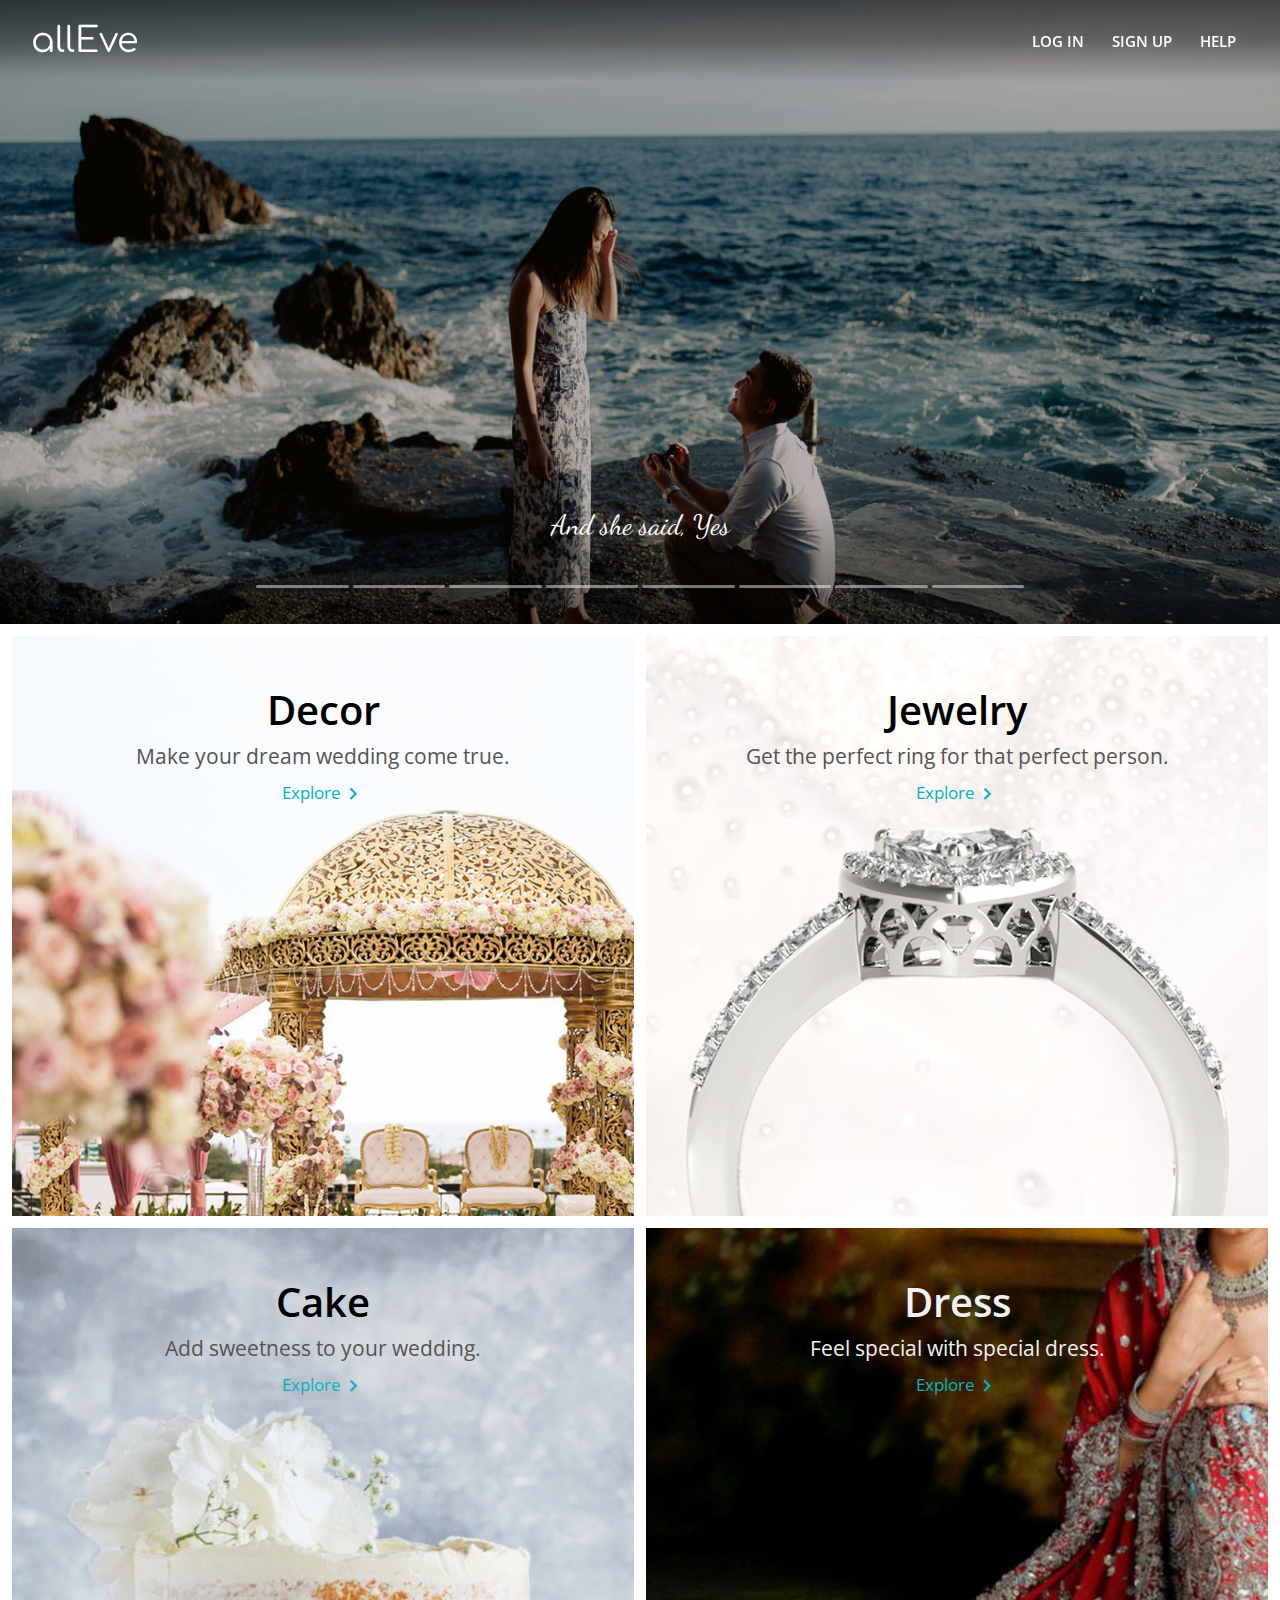
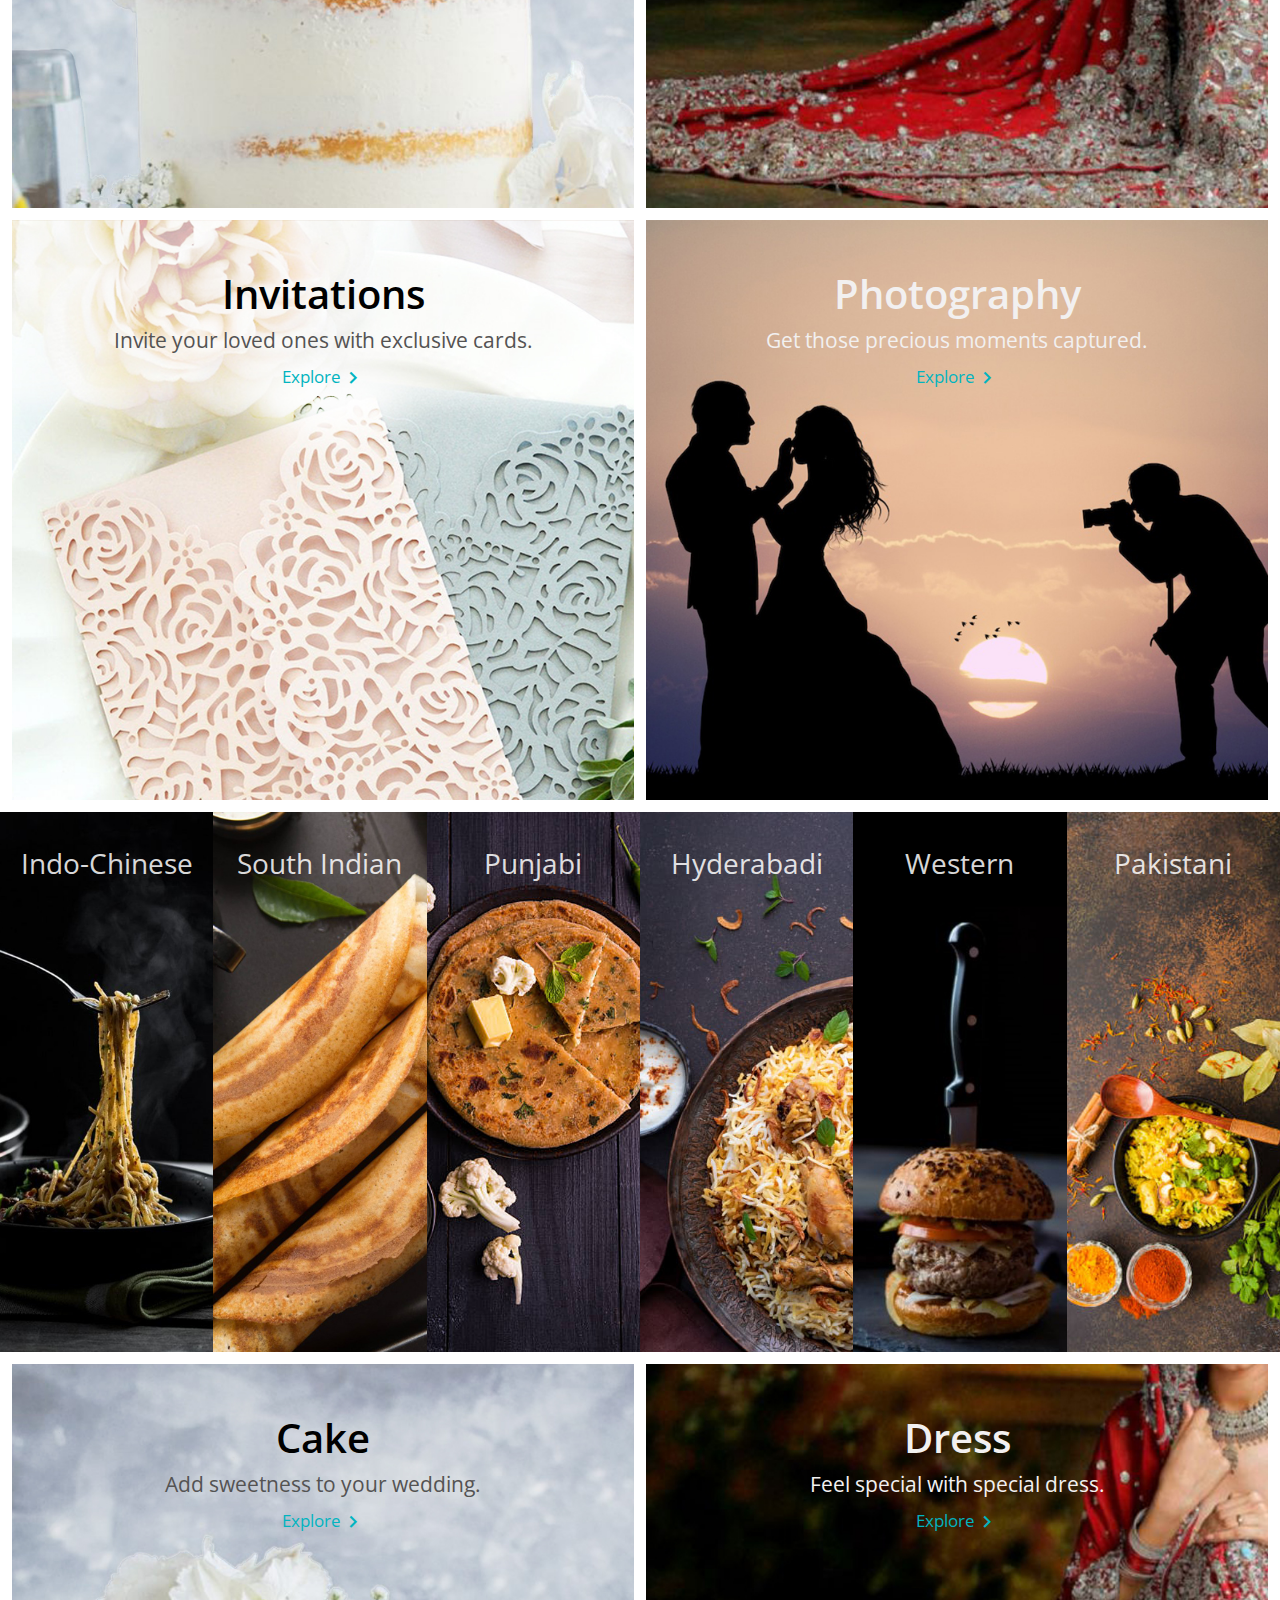
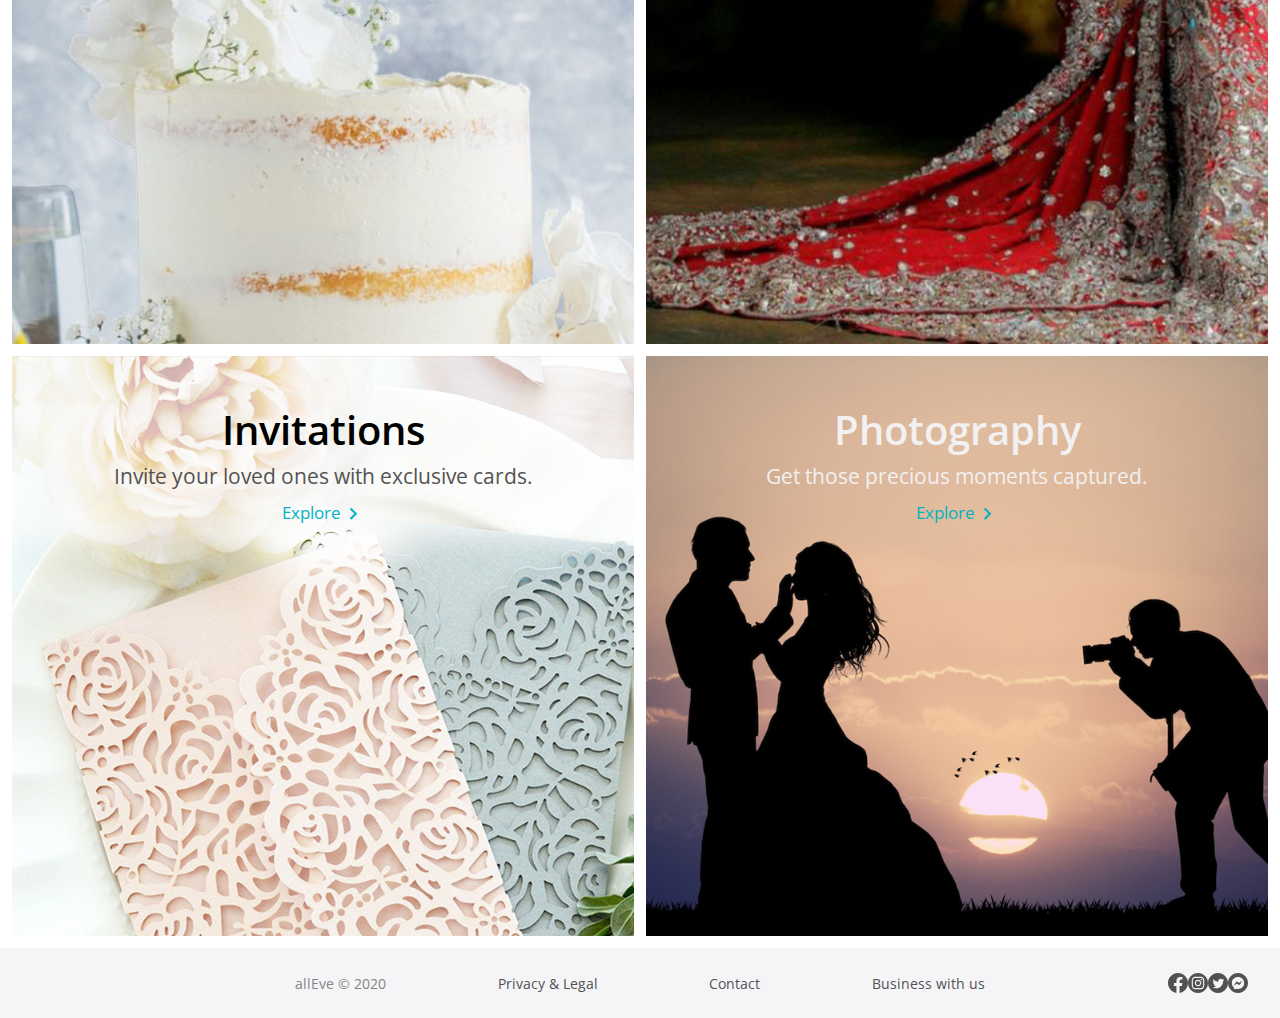
<file: index.html>
<html lang="en">

<head>
    <meta charset="UTF-8">
    <meta name="viewport" content="width=device-width, initial-scale=1.0">
    <meta http-equiv="X-UA-Compatible" content="ie=edge">
    <title>Wedding planner</title>
    <link href="https://fonts.googleapis.com/css?family=Comfortaa|Great+Vibes|Open+Sans|Dancing+Script|Satisfy&display=swap" rel="stylesheet">
    <link href="https://fonts.googleapis.com/icon?family=Material+Icons" rel="stylesheet">
    <link rel="stylesheet" href="styles.css">
    <link rel="stylesheet" href="header.css">
    <link rel="stylesheet" href="footer.css">
    <link rel="stylesheet" href="fullscreen_modal.css">
    <link rel="stylesheet" href="common.css">
    <script src="script.js"></script>
</head>

<body style="background-color: black;">
    <section class="home-banner">
        <div class="banner-background absolute">
            <div class="image-cover"></div>
            <img class="banner-img active" data-storyImage="1" src="images/stories/b1.jpg" alt="">
            <img class="banner-img" data-storyImage="2" src="images/stories/b2.jpg" alt="">
            <img class="banner-img" data-storyImage="3" src="images/stories/b3.jpg" alt="">
            <img class="banner-img" data-storyImage="4" src="images/stories/b4.jpg" alt="">
            <img class="banner-img" data-storyImage="5" src="images/stories/b5.jpg" alt="">
            <img class="banner-img" data-storyImage="6" src="images/stories/b6.jpg" alt="">
            <img class="banner-img" data-storyImage="7" src="images/stories/b7.jpg" alt="">
            <img class="banner-img" data-storyImage="8" src="images/stories/b8.jpg" alt="">
        </div>
        <div class="header-back"></div>
        <header class="header-container full-header">
            <div id="header" class="header home-header-height">
                <a href="/">
                    <div class="logo">allEve</div>
                    <!-- <div class="sub-line">
                        <div class="plain-line"></div>
                        <div class="sub-line-text">plan your event with us.</div>
                        <div class="plain-line"></div>
                    </div> -->
                </a>
                <ul class="menu">
                    <li> <a href="#">Log in</a></li>
                    <li> <a href="#">Sign up</a></li>
                    <li> <a href="#">Help</a></li>
                </ul>
                <button class="btn-menu">
                    <div class="vertical flip-container">
                        <div class="flipper">
                            <div class="front">
                                <i class="material-icons">menu</i>
                            </div>
                            <div class="back">
                                <i class="material-icons">close</i>
                            </div>
                        </div>
                    </div>
                </button>
            </div>
            <div class="f-s-header-full none">
                <ul class="menu verticle-menu">
                    <li> <a href="#">Log in</a></li>
                    <li> <a href="#">Sign up</a></li>
                    <li> <a href="#">Help</a></li>
                </ul>
            </div>
        </header>
        <section class="home-search-form">
            <div class="search-wrapper dynamic-load">
                <div class="search-caption">Start planning your wedding here</div>
                <div class="search-box-container">
                    <div class="search-box">
                        <div class="search-txt-box">
                            <input type="text" placeholder="Search">
                        </div>
                        <button class="search-btn"><i class="material-icons">search</i></button>
                    </div>
                </div>
        </section>
        <section class="stories-line-container">
            <a href="#" id="story-text" class="story-text"></a>
            <div class="stories-line">
                <div class="btn-story" data-storyLine="1"></div>
                <div class="btn-story" data-storyLine="2"></div>
                <div class="btn-story" data-storyLine="3"></div>
                <div class="btn-story" data-storyLine="4"></div>
                <div class="btn-story" data-storyLine="5"></div>
                <div class="btn-story" data-storyLine="6"></div>
                <div class="btn-story" data-storyLine="7"></div>
                <div class="btn-story" data-storyLine="8"></div>
            </div>
        </section>
        <div class="story-line-back"></div>
    </section>
    <main style="background-color: white;">
        <section class="cards padding-top-low">
            <div class="card-container">
                <img class="card-image" src="images/cards/decor.jpg"></img>
                <a class="card-main-link" href="#"></a>
                <div class="card-title-wrapper">
                    <h4 class="card-head">Decor</h4>
                    <h5 class="card-sub-head">Make your dream wedding come true.</h5>
                    <div class="card-links">
                        <a href="#">Explore</a>
                        <i class="material-icons">
                            keyboard_arrow_right
                        </i>
                    </div>
                </div>
            </div>
            <div class="card-container">
                <img class="card-image" src="images/cards/ring.jpg"></img>
                <a class="card-main-link" href="#"></a>
                <div class="card-title-wrapper">
                    <h4 class="card-head">Jewelry</h4>
                    <h5 class="card-sub-head">Get the perfect ring for that perfect person.</h5>
                    <div class="card-links">
                        <a href="#">Explore</a>
                        <i class="material-icons">
                            keyboard_arrow_right
                        </i>
                    </div>
                </div>
            </div>
            <div class="card-container">
                <img class="card-image" src="images/cards/cake.jpg"></img>
                <a class="card-main-link" href="#"></a>
                <div class="card-title-wrapper">
                    <h4 class="card-head">Cake</h4>
                    <h5 class="card-sub-head">Add sweetness to your wedding.</h5>
                    <div class="card-links">
                        <a href="#">Explore</a>
                        <i class="material-icons">
                            keyboard_arrow_right
                        </i>
                    </div>
                </div>
            </div>
            <div class="card-container text-light">
                <img class="card-image" src="images/cards/dress.jpg"></img>
                <a class="card-main-link" href="#"></a>
                <div class="card-title-wrapper">
                    <h4 class="card-head">Dress</h4>
                    <h5 class="card-sub-head">Feel special with special dress.</h5>
                    <div class="card-links">
                        <a href="#">Explore</a>
                        <i class="material-icons">
                            keyboard_arrow_right
                        </i>
                    </div>
                </div>
            </div>
            <div class="card-container">
                <img class="card-image" src="images/cards/invitation.jpg"></img>
                <a class="card-main-link" href="#"></a>
                <div class="card-title-wrapper">
                    <h4 class="card-head">Invitations</h4>
                    <h5 class="card-sub-head">Invite your loved ones with exclusive cards.</h5>
                    <div class="card-links">
                        <a href="#">Explore</a>
                        <i class="material-icons">
                            keyboard_arrow_right
                        </i>
                    </div>
                </div>
            </div>
            <div class="card-container text-light">
                <img class="card-image" src="images/cards/photography.jpg"></img>
                <a class="card-main-link" href="#"></a>
                <div class="card-title-wrapper">
                    <h4 class="card-head">Photography</h4>
                    <h5 class="card-sub-head">Get those precious moments captured.</h5>
                    <div class="card-links">
                        <a href="#">Explore</a>
                        <i class="material-icons">
                            keyboard_arrow_right
                        </i>
                    </div>
                </div>
            </div>
        </section>
        <section class="banner-cards padding-top-low">
            <div class="banner-card-container">
                <img class="card-image" src="images/cards/indo_chinese.jpg"></img>
                <a class="card-main-link" href="#"></a>
                <div class="banner-card-title">
                    <a class="lnk-banner-card-title" href="#">Indo-Chinese</a>
                </div>
            </div>
            <div class="banner-card-container">
                <img class="card-image" src="images/cards/south_indian.jpg"></img>
                <a class="card-main-link" href="#"></a>
                <div class="banner-card-title">
                    <a class="lnk-banner-card-title" href="#">South Indian</a>
                </div>
            </div>
            <div class="banner-card-container">
                <img class="card-image" src="images/cards/punjabi.jpg"></img>
                <a class="card-main-link" href="#"></a>
                <div class="banner-card-title">
                    <a class="lnk-banner-card-title" href="#">Punjabi</a>
                </div>
            </div>
            <div class="banner-card-container">
                <img class="card-image" src="images/cards/hyderabadi.jpg"></img>
                <a class="card-main-link" href="#"></a>
                <div class="banner-card-title">
                    <a class="lnk-banner-card-title" href="#">Hyderabadi</a>
                </div>
            </div>
            <div class="banner-card-container">
                <img class="card-image" src="images/cards/western.jpg"></img>
                <a class="card-main-link" href="#"></a>
                <div class="banner-card-title">
                    <a class="lnk-banner-card-title" href="#">Western</a>
                </div>
            </div>
            <div class="banner-card-container">
                <img class="card-image" src="images/cards/pakistani.jpg"></img>
                <a class="card-main-link" href="#"></a>
                <div class="banner-card-title">
                    <a class="lnk-banner-card-title" href="#">Pakistani</a>
                </div>
            </div>
        </section>
        <section class="cards padding-top-low">
            <div class="card-container">
                <img class="card-image" src="images/cards/cake.jpg"></img>
                <a class="card-main-link" href="#"></a>
                <div class="card-title-wrapper">
                    <h4 class="card-head">Cake</h4>
                    <h5 class="card-sub-head">Add sweetness to your wedding.</h5>
                    <div class="card-links">
                        <a href="#">Explore</a>
                        <i class="material-icons">
                            keyboard_arrow_right
                        </i>
                    </div>
                </div>
            </div>
            <div class="card-container text-light">
                <img class="card-image" src="images/cards/dress.jpg"></img>
                <a class="card-main-link" href="#"></a>
                <div class="card-title-wrapper">
                    <h4 class="card-head">Dress</h4>
                    <h5 class="card-sub-head">Feel special with special dress.</h5>
                    <div class="card-links">
                        <a href="#">Explore</a>
                        <i class="material-icons">
                            keyboard_arrow_right
                        </i>
                    </div>
                </div>
            </div>
            <div class="card-container">
                <img class="card-image" src="images/cards/invitation.jpg"></img>
                <a class="card-main-link" href="#"></a>
                <div class="card-title-wrapper">
                    <h4 class="card-head">Invitations</h4>
                    <h5 class="card-sub-head">Invite your loved ones with exclusive cards.</h5>
                    <div class="card-links">
                        <a href="#">Explore</a>
                        <i class="material-icons">
                            keyboard_arrow_right
                        </i>
                    </div>
                </div>
            </div>
            <div class="card-container text-light">
                <img class="card-image" src="images/cards/photography.jpg"></img>
                <a class="card-main-link" href="#"></a>
                <div class="card-title-wrapper">
                    <h4 class="card-head">Photography</h4>
                    <h5 class="card-sub-head">Get those precious moments captured.</h5>
                    <div class="card-links">
                        <a href="#">Explore</a>
                        <i class="material-icons">
                            keyboard_arrow_right
                        </i>
                    </div>
                </div>
            </div>
        </section>
    </main>
    <footer class="padding-top-low">
        <div class="footer-wrapper">
            <div class="footer-container">
                <div class="footer-links">
                    <div class="copy-rights">allEve © 2020</div>
                    <a href="#">Privacy & Legal</a>
                    <a href="#">Contact</a>
                    <a href="#">Business with us</a>
                </div>
                <div class="social-links-wrapper">
                    <div class="copy-rights">allEve © 2020</div>
                    <div class="social-links">
                        <a href="#facebook">
                            <svg height="100%" style="fill-rule:evenodd;clip-rule:evenodd;stroke-linejoin:round;stroke-miterlimit:2;" version="1.1" viewBox="0 0 512 512" width="100%" xml:space="preserve" xmlns="http://www.w3.org/2000/svg" xmlns:serif="http://www.serif.com/" xmlns:xlink="http://www.w3.org/1999/xlink"><path d="M255.022,511.998l0.229,0.001l-0.079,0l-0.15,-0.001Zm1.806,0.001l-0.079,0l0.229,-0.001l-0.15,0.001Zm-2.588,-0.005l0.247,0.001l-0.142,0l-0.105,-0.001Zm3.415,0.001l-0.142,0l0.247,-0.001l-0.105,0.001Zm-4.169,-0.007l0.165,0.001l-0.132,-0.001l-0.033,0Zm4.995,0l-0.132,0.001l0.165,-0.001l-0.033,0Zm0.826,-0.009l-0.058,0.001l0.223,-0.003l-0.165,0.002Zm-6.779,-0.002l0.223,0.003l-0.058,-0.001l-0.165,-0.002Zm7.604,-0.01l-0.135,0.002l0.275,-0.004l-0.14,0.002Zm-8.404,-0.002l0.275,0.004l-0.135,-0.002l-0.14,-0.002Zm9.228,-0.012l-0.182,0.003l0.254,-0.005l-0.072,0.002Zm-9.984,-0.002l0.254,0.005l-0.182,-0.003l-0.072,-0.002Zm-0.937,-0.019l0.225,0.005l-0.04,-0.001l-0.185,-0.004Zm11.745,0.004l-0.04,0.001l0.225,-0.005l-0.185,0.004Zm-12.567,-0.025l0.309,0.008l-0.125,-0.003l-0.184,-0.005Zm13.39,0.005l-0.125,0.003l0.309,-0.008l-0.184,0.005Zm0.823,-0.022l-0.201,0.006l0.316,-0.009l-0.115,0.003Zm-14.967,-0.003l0.316,0.009l-0.201,-0.006l-0.115,-0.003Zm-0.72,-0.022l0.225,0.007l-0.212,-0.007l-0.194,-0.006l0.181,0.006Zm16.509,0l-0.212,0.007l0.225,-0.007l0.181,-0.006l-0.194,0.006Zm0.821,-0.027l-0.112,0.004l0.345,-0.012l-0.233,0.008Zm-18.371,-0.008l0.345,0.012l-0.112,-0.004l-0.233,-0.008Zm-0.749,-0.028l0.362,0.013l-0.201,-0.007l-0.161,-0.006Zm19.941,0.006l-0.201,0.007l0.362,-0.013l-0.161,0.006Zm-20.676,-0.036l0.354,0.015l-0.277,-0.011l-0.077,-0.004Zm21.495,0.004l-0.277,0.011l0.354,-0.015l-0.077,0.004Zm-22.525,-0.049l0.38,0.017l-0.093,-0.003l-0.287,-0.014Zm23.345,0.014l-0.093,0.003l0.38,-0.017l-0.287,0.014Zm-24.084,-0.048l0.394,0.018l-0.186,-0.008l-0.208,-0.01Zm24.902,0.01l-0.186,0.008l0.394,-0.018l-0.208,0.01Zm-25.63,-0.047l0.397,0.02l-0.279,-0.013l-0.118,-0.007Zm26.448,0.007l-0.279,0.013l0.397,-0.02l-0.118,0.007Zm0.818,-0.043l-0.362,0.019l0.321,-0.017l0.378,-0.021l-0.337,0.019Zm-27.925,0.002l0.321,0.017l-0.362,-0.019l-0.337,-0.019l0.378,0.021Zm28.741,-0.048l-0.16,0.009l0.406,-0.023l-0.246,0.014Zm-29.844,-0.014l0.406,0.023l-0.16,-0.009l-0.246,-0.014Zm-0.722,-0.043l0.405,0.024l-0.253,-0.014l-0.152,-0.01Zm31.382,0.01l-0.253,0.014l0.405,-0.024l-0.152,0.01Zm-32.071,-0.053l0.365,0.023l-0.34,-0.021l-0.342,-0.022l0.317,0.02Zm32.887,0.002l-0.34,0.021l0.365,-0.023l0.317,-0.02l-0.342,0.022Zm0.814,-0.053l-0.122,0.008l0.387,-0.026l-0.265,0.018Zm-34.755,-0.018l0.387,0.026l-0.122,-0.008l-0.265,-0.018Zm-0.721,-0.05l0.38,0.027l-0.208,-0.014l-0.172,-0.013Zm36.29,0.013l-0.208,0.014l0.38,-0.027l-0.172,0.013Zm-37.009,-0.064l0.349,0.025l-0.271,-0.019l-0.078,-0.006Zm37.822,0.006l-0.271,0.019l0.349,-0.025l-0.078,0.006Zm-38.789,-0.079l0.306,0.023l-0.074,-0.005l-0.232,-0.018Zm39.602,0.018l-0.074,0.005l0.306,-0.023l-0.232,0.018Zm0.811,-0.063l-0.146,0.011l0.311,-0.025l-0.165,0.014Zm-41.157,-0.014l0.311,0.025l-0.146,-0.011l-0.165,-0.014Zm-0.725,-0.059l0.264,0.022l-0.186,-0.015l-0.078,-0.007Zm42.694,0.007l-0.186,0.015l0.264,-0.022l-0.078,0.007Zm-43.492,-0.074l0.079,0.007l-0.013,-0.001l-0.066,-0.006Zm44.302,0.006l-0.013,0.001l0.079,-0.007l-0.066,0.006Zm0.81,-0.071l-0.072,0.006l0.181,-0.016l-0.109,0.01Zm-45.965,-0.01l0.181,0.016l-0.072,-0.006l-0.109,-0.01Zm-0.75,-0.068l0.135,0.013l-0.084,-0.008l-0.051,-0.005Zm47.523,0.005l-0.084,0.008l0.135,-0.013l-0.051,0.005Zm-63.736,-2.025c-122.319,-19.226 -216,-125.203 -216,-252.887c0,-141.29 114.71,-256 256,-256c141.29,0 256,114.71 256,256c0,127.684 -93.681,233.661 -216,252.887l0,-178.887l59.65,0l11.35,-74l-71,0l0,-48.021c0,-20.245 9.918,-39.979 41.719,-39.979l32.281,0l0,-63c0,0 -29.296,-5 -57.305,-5c-58.476,0 -96.695,35.44 -96.695,99.6l0,56.4l-65,0l0,74l65,0l0,178.887Z"/></svg>
                        </a>
                        <a href="#instagram">
                            <svg height="100%" style="fill-rule:evenodd;clip-rule:evenodd;stroke-linejoin:round;stroke-miterlimit:2;" version="1.1" viewBox="0 0 512 512" width="100%" xml:space="preserve" xmlns="http://www.w3.org/2000/svg" xmlns:serif="http://www.serif.com/" xmlns:xlink="http://www.w3.org/1999/xlink"><path d="M256,0c141.29,0 256,114.71 256,256c0,141.29 -114.71,256 -256,256c-141.29,0 -256,-114.71 -256,-256c0,-141.29 114.71,-256 256,-256Zm0,96c-43.453,0 -48.902,0.184 -65.968,0.963c-17.03,0.777 -28.661,3.482 -38.839,7.437c-10.521,4.089 -19.444,9.56 -28.339,18.455c-8.895,8.895 -14.366,17.818 -18.455,28.339c-3.955,10.177 -6.659,21.808 -7.437,38.838c-0.778,17.066 -0.962,22.515 -0.962,65.968c0,43.453 0.184,48.902 0.962,65.968c0.778,17.03 3.482,28.661 7.437,38.838c4.089,10.521 9.56,19.444 18.455,28.34c8.895,8.895 17.818,14.366 28.339,18.455c10.178,3.954 21.809,6.659 38.839,7.436c17.066,0.779 22.515,0.963 65.968,0.963c43.453,0 48.902,-0.184 65.968,-0.963c17.03,-0.777 28.661,-3.482 38.838,-7.436c10.521,-4.089 19.444,-9.56 28.34,-18.455c8.895,-8.896 14.366,-17.819 18.455,-28.34c3.954,-10.177 6.659,-21.808 7.436,-38.838c0.779,-17.066 0.963,-22.515 0.963,-65.968c0,-43.453 -0.184,-48.902 -0.963,-65.968c-0.777,-17.03 -3.482,-28.661 -7.436,-38.838c-4.089,-10.521 -9.56,-19.444 -18.455,-28.339c-8.896,-8.895 -17.819,-14.366 -28.34,-18.455c-10.177,-3.955 -21.808,-6.66 -38.838,-7.437c-17.066,-0.779 -22.515,-0.963 -65.968,-0.963Zm0,28.829c42.722,0 47.782,0.163 64.654,0.933c15.6,0.712 24.071,3.318 29.709,5.509c7.469,2.902 12.799,6.37 18.397,11.969c5.6,5.598 9.067,10.929 11.969,18.397c2.191,5.638 4.798,14.109 5.509,29.709c0.77,16.872 0.933,21.932 0.933,64.654c0,42.722 -0.163,47.782 -0.933,64.654c-0.711,15.6 -3.318,24.071 -5.509,29.709c-2.902,7.469 -6.369,12.799 -11.969,18.397c-5.598,5.6 -10.928,9.067 -18.397,11.969c-5.638,2.191 -14.109,4.798 -29.709,5.509c-16.869,0.77 -21.929,0.933 -64.654,0.933c-42.725,0 -47.784,-0.163 -64.654,-0.933c-15.6,-0.711 -24.071,-3.318 -29.709,-5.509c-7.469,-2.902 -12.799,-6.369 -18.398,-11.969c-5.599,-5.598 -9.066,-10.928 -11.968,-18.397c-2.191,-5.638 -4.798,-14.109 -5.51,-29.709c-0.77,-16.872 -0.932,-21.932 -0.932,-64.654c0,-42.722 0.162,-47.782 0.932,-64.654c0.712,-15.6 3.319,-24.071 5.51,-29.709c2.902,-7.468 6.369,-12.799 11.968,-18.397c5.599,-5.599 10.929,-9.067 18.398,-11.969c5.638,-2.191 14.109,-4.797 29.709,-5.509c16.872,-0.77 21.932,-0.933 64.654,-0.933Zm0,49.009c-45.377,0 -82.162,36.785 -82.162,82.162c0,45.377 36.785,82.162 82.162,82.162c45.377,0 82.162,-36.785 82.162,-82.162c0,-45.377 -36.785,-82.162 -82.162,-82.162Zm0,135.495c-29.455,0 -53.333,-23.878 -53.333,-53.333c0,-29.455 23.878,-53.333 53.333,-53.333c29.455,0 53.333,23.878 53.333,53.333c0,29.455 -23.878,53.333 -53.333,53.333Zm104.609,-138.741c0,10.604 -8.597,19.199 -19.201,19.199c-10.603,0 -19.199,-8.595 -19.199,-19.199c0,-10.604 8.596,-19.2 19.199,-19.2c10.604,0 19.201,8.596 19.201,19.2Z"/></svg>
                        </a>
                        <a href="#twitter">
                            <svg height="100%" style="fill-rule:evenodd;clip-rule:evenodd;stroke-linejoin:round;stroke-miterlimit:2;" version="1.1" viewBox="0 0 512 512" width="100%" xml:space="preserve" xmlns="http://www.w3.org/2000/svg" xmlns:serif="http://www.serif.com/" xmlns:xlink="http://www.w3.org/1999/xlink">
                                <path
                                    d="M256,0c141.29,0 256,114.71 256,256c0,141.29 -114.71,256 -256,256c-141.29,0 -256,-114.71 -256,-256c0,-141.29 114.71,-256 256,-256Zm-45.091,392.158c113.283,0 175.224,-93.87 175.224,-175.223c0,-2.682 0,-5.364 -0.128,-7.919c12.005,-8.684 22.478,-19.54 30.779,-31.928c-10.983,4.853 -22.861,8.174 -35.377,9.706c12.772,-7.663 22.478,-19.668 27.076,-34.099c-11.878,7.024 -25.032,12.132 -39.081,14.942c-11.239,-12.005 -27.203,-19.412 -44.955,-19.412c-33.972,0 -61.558,27.586 -61.558,61.558c0,4.853 0.511,9.578 1.66,14.048c-51.213,-2.554 -96.552,-27.075 -126.947,-64.368c-5.237,9.068 -8.302,19.668 -8.302,30.907c0,21.328 10.856,40.23 27.459,51.213c-10.09,-0.255 -19.541,-3.065 -27.842,-7.662l0,0.766c0,29.885 21.2,54.661 49.425,60.409c-5.108,1.404 -10.6,2.171 -16.219,2.171c-3.96,0 -7.791,-0.383 -11.622,-1.15c7.79,24.521 30.523,42.274 57.471,42.784c-21.073,16.476 -47.637,26.31 -76.501,26.31c-4.981,0 -9.834,-0.256 -14.687,-0.894c26.948,17.624 59.387,27.841 94.125,27.841Z" />
                                </svg>
                        </a>
                        <a href="#messenger">
                            <svg height="100%" style="fill-rule:evenodd;clip-rule:evenodd;stroke-linejoin:round;stroke-miterlimit:2;" version="1.1" viewBox="0 0 512 512" width="100%" xml:space="preserve" xmlns="http://www.w3.org/2000/svg" xmlns:serif="http://www.serif.com/" xmlns:xlink="http://www.w3.org/1999/xlink"><path d="M256,0c141.29,0 256,114.71 256,256c0,141.29 -114.71,256 -256,256c-141.29,0 -256,-114.71 -256,-256c0,-141.29 114.71,-256 256,-256Zm0,104.795c-88.732,0 -157.5,64.997 -157.5,152.779c0,45.919 18.824,85.595 49.469,113.007c2.566,2.313 4.119,5.514 4.246,8.968l0.856,28.014c0.285,8.937 9.506,14.736 17.683,11.155l31.246,-13.785c2.662,-1.172 5.609,-1.394 8.398,-0.634c14.355,3.961 29.662,6.053 45.602,6.053c88.732,0 157.5,-64.997 157.5,-152.778c0,-87.782 -68.768,-152.779 -157.5,-152.779Zm-94.563,197.462l46.267,-73.395c7.352,-11.661 23.134,-14.577 34.162,-6.306l36.792,27.602c3.391,2.536 8.018,2.504 11.377,-0.031l49.69,-37.712c6.623,-5.038 15.307,2.916 10.838,9.951l-46.236,73.363c-7.352,11.662 -23.133,14.577 -34.161,6.306l-36.792,-27.602c-3.392,-2.536 -8.018,-2.504 -11.377,0.032l-49.722,37.743c-6.623,5.038 -15.307,-2.916 -10.838,-9.951Z"/></svg>
                        </a>
                    </div>
                </div>
            </div>
        </div>
    </footer>
    <!-- Code injected by live-server -->
    <script type="text/javascript">
        // <![CDATA[  <-- For SVG support
        if ('WebSocket' in window) {
            (function() {
                function refreshCSS() {
                    var sheets = [].slice.call(document.getElementsByTagName("link"));
                    var head = document.getElementsByTagName("head")[0];
                    for (var i = 0; i < sheets.length; ++i) {
                        var elem = sheets[i];
                        var parent = elem.parentElement || head;
                        parent.removeChild(elem);
                        var rel = elem.rel;
                        if (elem.href && typeof rel != "string" || rel.length == 0 || rel.toLowerCase() == "stylesheet") {
                            var url = elem.href.replace(/(&|\?)_cacheOverride=\d+/, '');
                            elem.href = url + (url.indexOf('?') >= 0 ? '&' : '?') + '_cacheOverride=' + (new Date().valueOf());
                        }
                        parent.appendChild(elem);
                    }
                }
                var protocol = window.location.protocol === 'http:' ? 'ws://' : 'wss://';
                var address = protocol + window.location.host + window.location.pathname + '/ws';
                var socket = new WebSocket(address);
                socket.onmessage = function(msg) {
                    if (msg.data == 'reload') window.location.reload();
                    else if (msg.data == 'refreshcss') refreshCSS();
                };
                if (sessionStorage && !sessionStorage.getItem('IsThisFirstTime_Log_From_LiveServer')) {
                    console.log('Live reload enabled.');
                    sessionStorage.setItem('IsThisFirstTime_Log_From_LiveServer', true);
                }
            })();
        } else {
            console.error('Upgrade your browser. This Browser is NOT supported WebSocket for Live-Reloading.');
        }
        // ]]>
    </script>
    <script src="fullscreen_modal.js"></script>
</body>

</html>
</file>
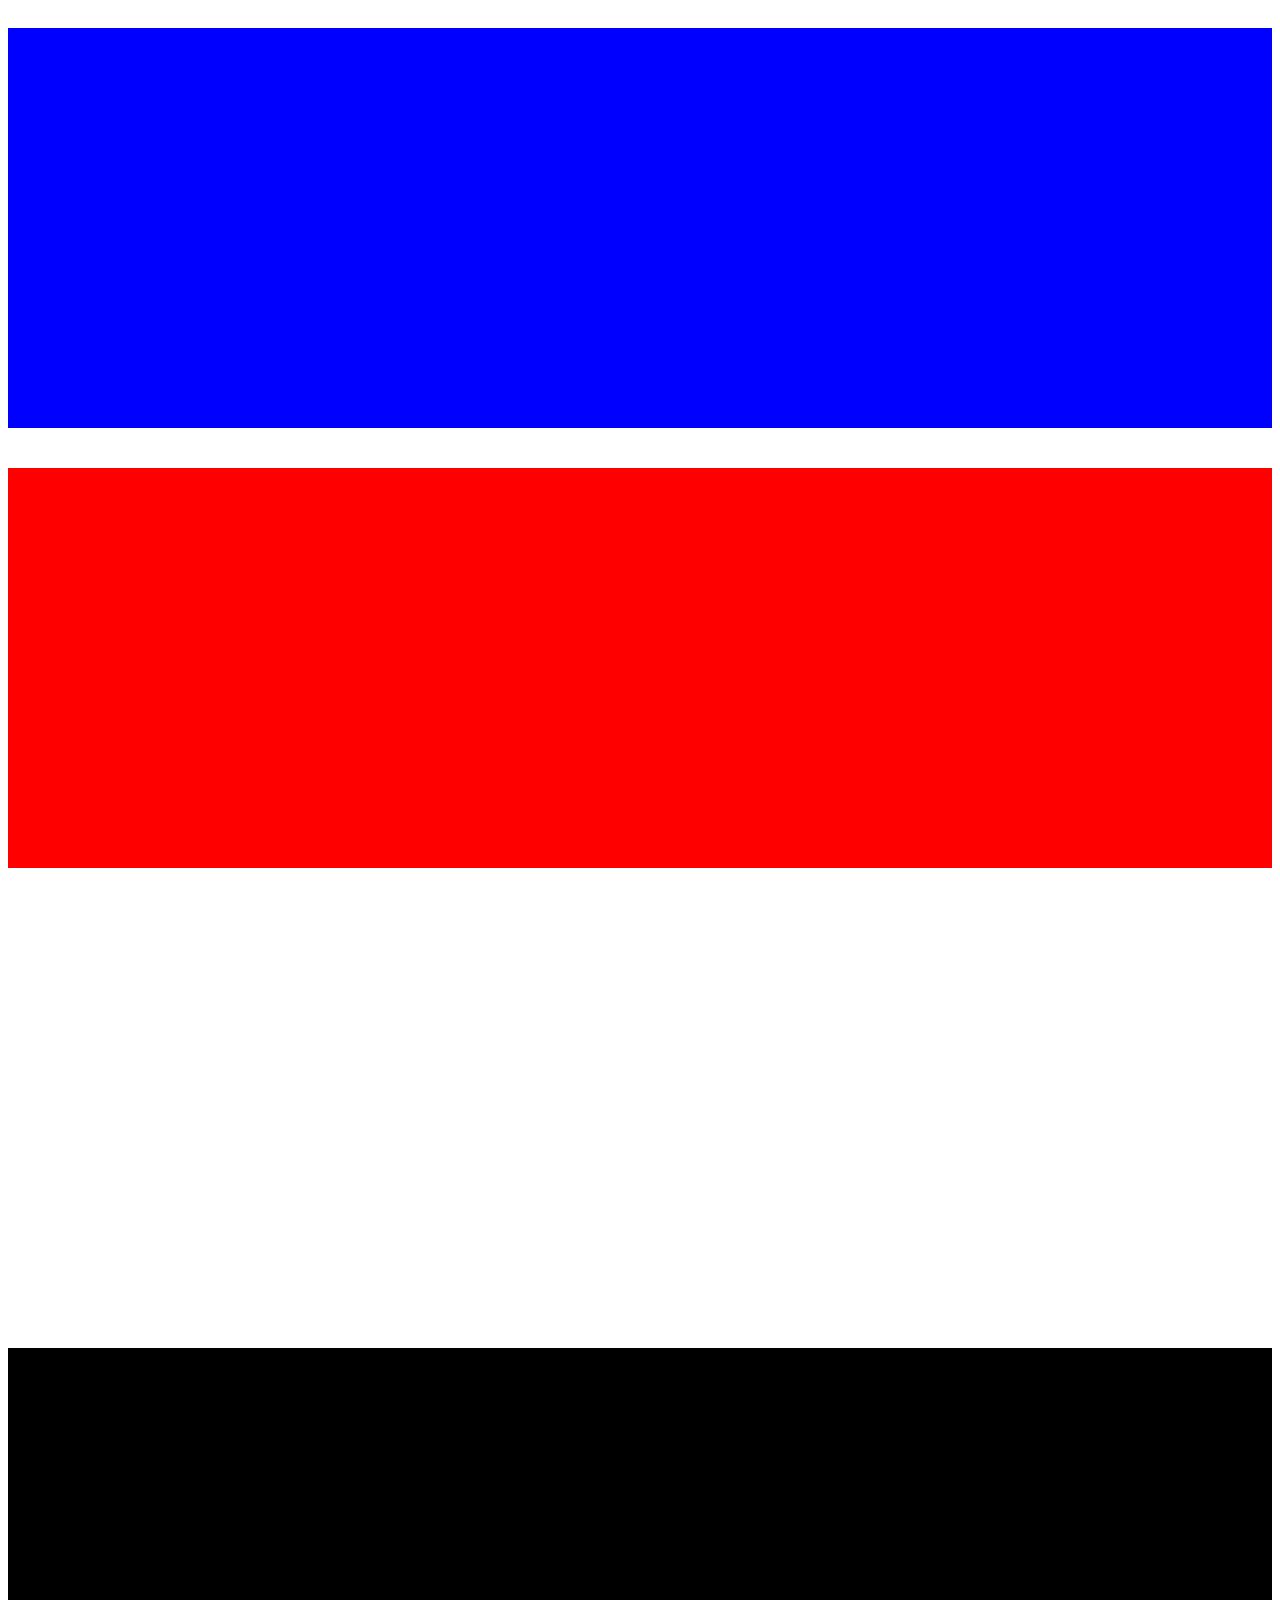
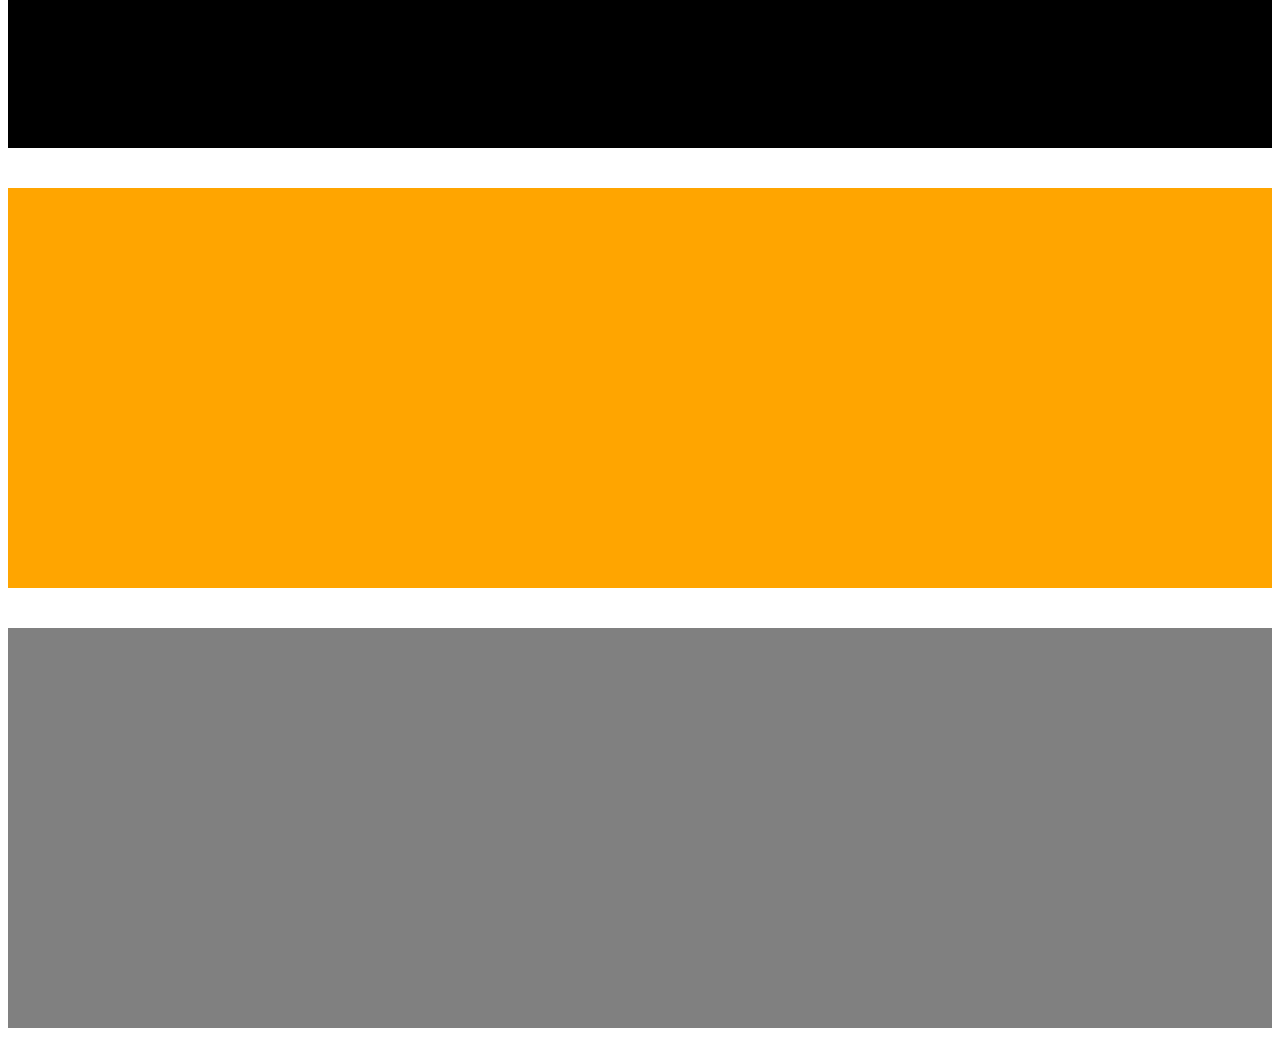
<file: observerTest.html>
<html lang="en">

<head>
    <meta charset="UTF-8">
    <meta name="viewport" content="width=device-width, initial-scale=1.0">
    <title>Document</title>
    <style>
        .wrapper {
            display: flex;
            flex-direction: column;
        }
        
        .section {
            min-height: 400px;
            margin: 20px 0;
        }
        
        .blue {
            background-color: blue;
        }
        
        .red {
            background-color: red;
        }
        
        .green {
            background-color: green;
        }
        
        .black {
            background-color: black;
        }
        
        .orange {
            background-color: orange;
        }
        
        .grey {
            background-color: grey;
        }
    </style>
</head>

<body>
    <div class="wrapper">
        <div class="blue section"></div>
        <div class="red section"></div>
        <div class="green section"></div>
        <div class="black section"></div>
        <div class="orange section"></div>
        <div class="grey section"></div>
    </div>
    <script>
        const numSteps = 20.0;

        let boxElement;
        let prevRatio = 0.0;
        let increasingColor = "rgba(40, 40, 190, ratio)";
        let decreasingColor = "rgba(190, 40, 40, ratio)";
        window.addEventListener("load", (event) => {
            boxElement = document.querySelectorAll(".section")[2];
            createObserver();
        }, false);

        function start() {
            console.log("I'm started");
        }

        function createObserver() {
            let observer;

            let options = {
                root: null,
                rootMargin: "0px",
                threshold: buildThresholdList()
            };

            observer = new IntersectionObserver(handleIntersect, options);
            observer.observe(boxElement);
        }

        function buildThresholdList() {
            let thresholds = [];
            let numSteps = 20;

            for (let i = 1.0; i <= numSteps; i++) {
                let ratio = i / numSteps;
                thresholds.push(ratio);
            }

            thresholds.push(0);
            return thresholds;
        }

        function handleIntersect(entries, observer) {
            entries.forEach((entry) => {
                if (entry.intersectionRatio > prevRatio) {
                    entry.target.style.backgroundColor = increasingColor.replace("ratio", entry.intersectionRatio);
                } else {
                    entry.target.style.backgroundColor = decreasingColor.replace("ratio", entry.intersectionRatio);
                }

                prevRatio = entry.intersectionRatio;
            });
        }
    </script>
</body>

</html>
</file>
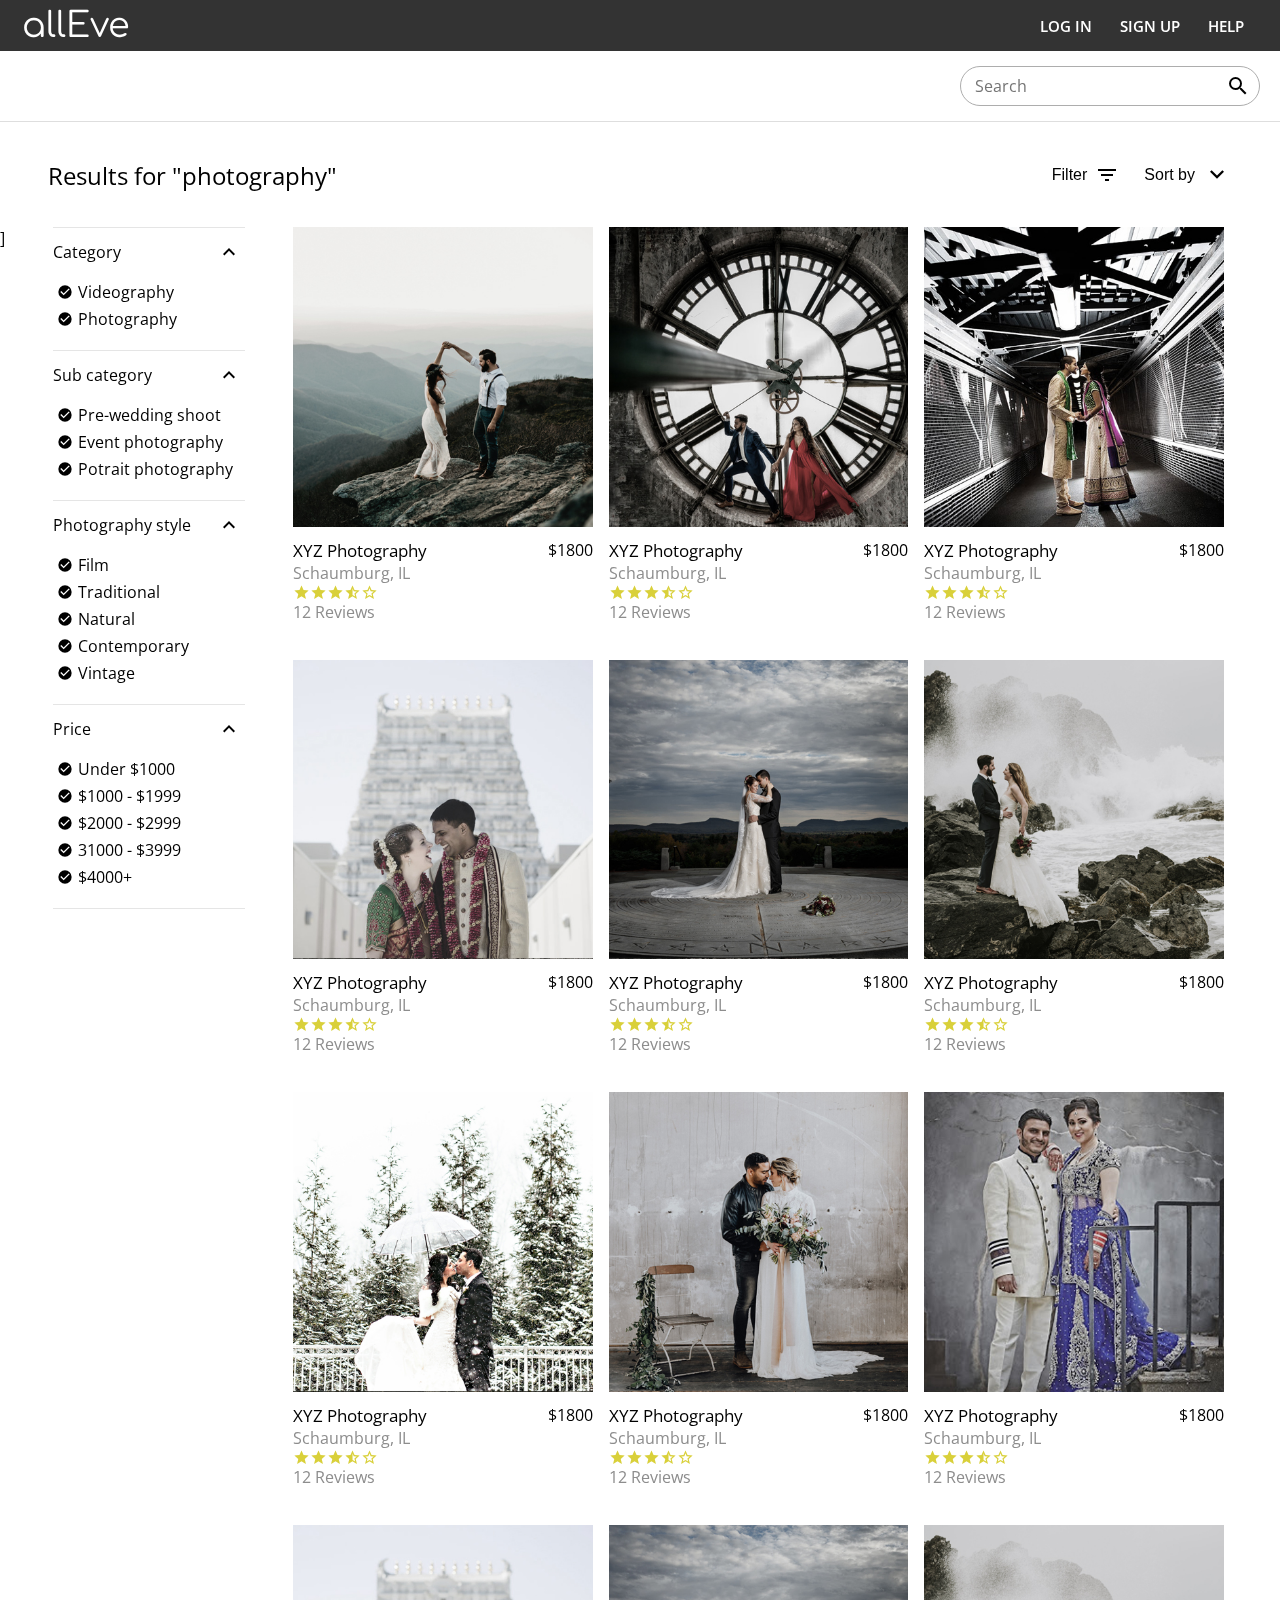
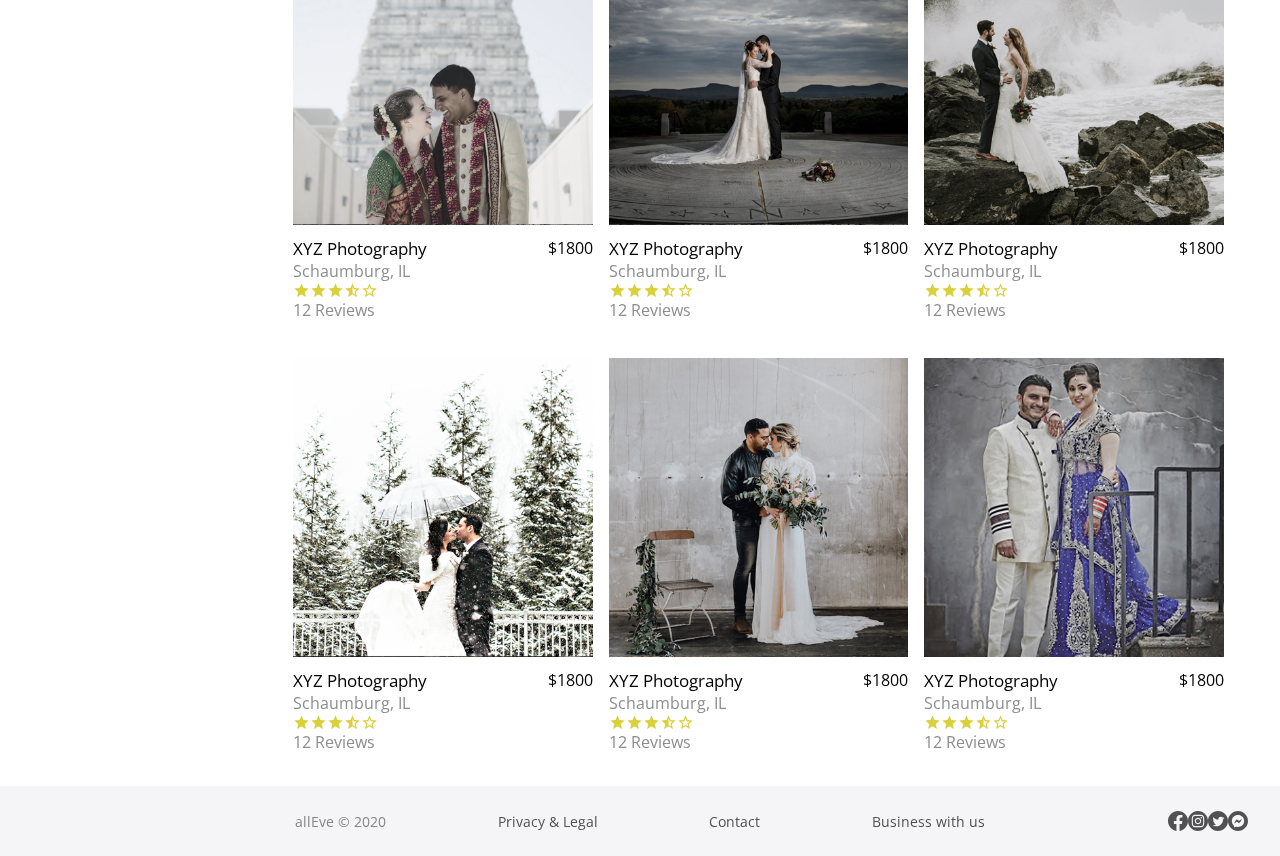
<file: search.html>
<html lang="en">

<head>
    <meta charset="UTF-8">
    <meta name="viewport" content="width=device-width, initial-scale=1.0">
    <title>Search | Wedding planners</title>
    <link href="https://fonts.googleapis.com/css?family=Comfortaa|Great+Vibes|Open+Sans|Dancing+Script|Satisfy&display=swap" rel="stylesheet">
    <link href="https://fonts.googleapis.com/icon?family=Material+Icons" rel="stylesheet">
    <link rel="stylesheet" href="search.css">
    <link rel="stylesheet" href="searchbar.css">
    <link rel="stylesheet" href="header.css">
    <link rel="stylesheet" href="footer.css">
    <link rel="stylesheet" href="fullscreen_modal.css">
    <link rel="stylesheet" href="common.css">

</head>

<body>
    <header class="header-container thin-header">
        <div id="header" class="header no-header-margin">
            <a href="/">
                <div class="logo">allEve</div>
                <!-- <div class="sub-line">
                    <div class="plain-line"></div>
                    <div class="sub-line-text">plan your event with us.</div>
                    <div class="plain-line"></div>
                </div> -->
            </a>
            <ul class="menu">
                <li> <a href="#">Log in</a></li>
                <li> <a href="#">Sign up</a></li>
                <li> <a href="#">Help</a></li>
            </ul>
            <button class="btn-menu">
                <div class="vertical flip-container">
                    <div class="flipper">
                        <div class="front">
                            <i class="material-icons">menu</i>
                        </div>
                        <div class="back">
                            <i class="material-icons">close</i>
                        </div>
                    </div>
                </div>
            </button>
        </div>
        <div class="f-s-header-full none">
            <ul class="menu verticle-menu">
                <li> <a href="#">Log in</a></li>
                <li> <a href="#">Sign up</a></li>
                <li> <a href="#">Help</a></li>
            </ul>
        </div>
    </header>
    <main>
        <section class="search-bar">
            <div class="advertisement-content"></div>
            <div class="search-box">
                <input type="text" placeholder="Search">
                <button class="search-btn"><i class="material-icons">search</i></button>
            </div>
        </section>
        <div class="so-bar-top-offset"></div>
        <section class="search-options-bar sticky-top blur-back">
            <div class="search-description">Results for "photography"</div>
            <div class="search-options">
                <button class="btn-so-search search-option-btn fancy-hide">
                    <i class="material-icons">search</i>
                </button>
                <div class="full-screen-so">
                    <button class="btn-filter search-option-btn">
                        <span>Filter</span>
                        <i class="material-icons">filter_list</i>
                    </button>
                    <button class="btn-sort search-option-btn">
                        <span>Sort by</span>
                        <i class="material-icons">keyboard_arrow_down</i>
                    </button>
                </div>
                <div class="small-screen-so">
                    <button class="btn-short-filter search-option-btn f-s-modal" data-contentid="filter-content">
                        <i class="material-icons">filter_list</i>
                    </button>
                </div>
            </div>
        </section>
        <section class="search-results">]
            <div class="filters">
                <div class="filter-padding"></div>
                <div id="filter-content" class="filters-wrapper">
                    <div class="fl-group">
                        <button class="fl-title collapsible" role="button">
                            <span>Category</span>
                            <div class="vertical flip-container">
                                <div class="flipper">
                                    <div class="front">
                                        <i class="material-icons">keyboard_arrow_up</i>
                                    </div>
                                    <div class="back">
                                        <i class="material-icons">keyboard_arrow_down</i>
                                    </div>
                                </div>
                            </div>
                        </button>
                        <div class="fl-items collapsible-content expand">
                            <div class="fl-items-wrapper">
                                <button class="fl-item">
                                    <div class="fl-item-lnk-cover"></div>
                                    <span class="fl-item-checkmark"><i class="material-icons">check_circle</i></span>
                                    <span>Videography</span>
                                </button>
                                <button class="fl-item">
                                    <div class="fl-item-lnk-cover"></div>
                                    <span class="fl-item-checkmark"><i class="material-icons">check_circle</i></span>
                                    <span>Photography</span>
                                </button>
                            </div>
                        </div>
                    </div>
                    <div class="fl-group">
                        <button class="fl-title collapsible" role="button">
                            <span>Sub category</span>
                            <div class="vertical flip-container">
                                <div class="flipper">
                                    <div class="front">
                                        <i class="material-icons">keyboard_arrow_up</i>
                                    </div>
                                    <div class="back">
                                        <i class="material-icons">keyboard_arrow_down</i>
                                    </div>
                                </div>
                            </div>
                        </button>
                        <div class="fl-items collapsible-content expand">
                            <div class="fl-items-wrapper">
                                <button class="fl-item">
                                    <div class="fl-item-lnk-cover"></div>
                                    <span class="fl-item-checkmark"><i class="material-icons">check_circle</i></span>
                                    <span>Pre-wedding shoot</span>
                                </button>
                                <button class="fl-item">
                                    <div class="fl-item-lnk-cover"></div>
                                    <span class="fl-item-checkmark"><i class="material-icons">check_circle</i></span>
                                    <span>Event photography</span>
                                </button>
                                <button class="fl-item">
                                    <div class="fl-item-lnk-cover"></div>
                                    <span class="fl-item-checkmark"><i class="material-icons">check_circle</i></span>
                                    <span>Potrait photography</span>
                                </button>
                            </div>
                        </div>
                    </div>
                    <div class="fl-group">
                        <button class="fl-title collapsible" role="button">
                            <span>Photography style</span>
                            <div class="vertical flip-container">
                                <div class="flipper">
                                    <div class="front">
                                        <i class="material-icons">keyboard_arrow_up</i>
                                    </div>
                                    <div class="back">
                                        <i class="material-icons">keyboard_arrow_down</i>
                                    </div>
                                </div>
                            </div>
                        </button>
                        <div class="fl-items collapsible-content expand">
                            <div class="fl-items-wrapper">
                                <button class="fl-item">
                                    <div class="fl-item-lnk-cover"></div>
                                    <span class="fl-item-checkmark"><i class="material-icons">check_circle</i></span>
                                    <span>Film</span>
                                </button>
                                <button class="fl-item">
                                    <div class="fl-item-lnk-cover"></div>
                                    <span class="fl-item-checkmark"><i class="material-icons">check_circle</i></span>
                                    <span>Traditional</span>
                                </button>
                                <button class="fl-item">
                                    <div class="fl-item-lnk-cover"></div>
                                    <span class="fl-item-checkmark"><i class="material-icons">check_circle</i></span>
                                    <span>Natural</span>
                                </button>
                                <button class="fl-item">
                                    <div class="fl-item-lnk-cover"></div>
                                    <span class="fl-item-checkmark"><i class="material-icons">check_circle</i></span>
                                    <span>Contemporary</span>
                                </button>
                                <button class="fl-item">
                                    <div class="fl-item-lnk-cover"></div>
                                    <span class="fl-item-checkmark"><i class="material-icons">check_circle</i></span>
                                    <span>Vintage</span>
                                </button>
                            </div>
                        </div>
                    </div>
                    <div class="fl-group">
                        <button class="fl-title collapsible" role="button">
                            <span>Price</span>
                            <div class="vertical flip-container">
                                <div class="flipper">
                                    <div class="front">
                                        <i class="material-icons">keyboard_arrow_up</i>
                                    </div>
                                    <div class="back">
                                        <i class="material-icons">keyboard_arrow_down</i>
                                    </div>
                                </div>
                            </div>
                        </button>
                        <div class="fl-items collapsible-content expand">
                            <div class="fl-items-wrapper">
                                <button class="fl-item">
                                    <div class="fl-item-lnk-cover"></div>
                                    <span class="fl-item-checkmark"><i class="material-icons">check_circle</i></span>
                                    <span>Under $1000</span>
                                </button>
                                <button class="fl-item">
                                    <div class="fl-item-lnk-cover"></div>
                                    <span class="fl-item-checkmark"><i class="material-icons">check_circle</i></span>
                                    <span>$1000 - $1999</span>
                                </button>
                                <button class="fl-item">
                                    <div class="fl-item-lnk-cover"></div>
                                    <span class="fl-item-checkmark"><i class="material-icons">check_circle</i></span>
                                    <span>$2000 - $2999</span>
                                </button>
                                <button class="fl-item">
                                    <div class="fl-item-lnk-cover"></div>
                                    <span class="fl-item-checkmark"><i class="material-icons">check_circle</i></span>
                                    <span>31000 - $3999</span>
                                </button>
                                <button class="fl-item">
                                    <div class="fl-item-lnk-cover"></div>
                                    <span class="fl-item-checkmark"><i class="material-icons">check_circle</i></span>
                                    <span>$4000+</span>
                                </button>
                            </div>
                        </div>
                    </div>
                </div>
            </div>
            <div class="results">
                <div class="results-wrapper">
                    <a href="product.html" class="result-card">
                        <div class="card-img-container">
                            <img class="card-image" src="images/results/1.jpg"></img>
                        </div>
                        <div class="card-details">
                            <div class="c-main-details">
                                <div class="c-title">XYZ Photography</div>
                                <div class="c-price">$1800</div>
                            </div>
                            <div class="c-location">Schaumburg, IL</div>
                            <div class="c-ratings">
                                <i class="material-icons">star</i>
                                <i class="material-icons">star</i>
                                <i class="material-icons">star</i>
                                <i class="material-icons">star_half</i>
                                <i class="material-icons">star_outline</i>
                            </div>
                            <div class="c-reviews">12 Reviews</div>
                        </div>
                    </a>
                    <a class="result-card">
                        <div class="card-img-container">
                            <img class="card-image" src="images/results/2.jpg"></img>
                        </div>
                        <div class="card-details">
                            <div class="c-main-details">
                                <div class="c-title">XYZ Photography</div>
                                <div class="c-price">$1800</div>
                            </div>
                            <div class="c-location">Schaumburg, IL</div>
                            <div class="c-ratings">
                                <i class="material-icons">star</i>
                                <i class="material-icons">star</i>
                                <i class="material-icons">star</i>
                                <i class="material-icons">star_half</i>
                                <i class="material-icons">star_outline</i>
                            </div>
                            <div class="c-reviews">12 Reviews</div>
                        </div>
                    </a>
                    <a class="result-card">
                        <div class="card-img-container">
                            <img class="card-image" src="images/results/3.jpg"></img>
                        </div>
                        <div class="card-details">
                            <div class="c-main-details">
                                <div class="c-title">XYZ Photography</div>
                                <div class="c-price">$1800</div>
                            </div>
                            <div class="c-location">Schaumburg, IL</div>
                            <div class="c-ratings">
                                <i class="material-icons">star</i>
                                <i class="material-icons">star</i>
                                <i class="material-icons">star</i>
                                <i class="material-icons">star_half</i>
                                <i class="material-icons">star_outline</i>
                            </div>
                            <div class="c-reviews">12 Reviews</div>
                        </div>
                    </a>
                    <a class="result-card">
                        <div class="card-img-container">
                            <img class="card-image" src="images/results/4.jpg"></img>
                        </div>
                        <div class="card-details">
                            <div class="c-main-details">
                                <div class="c-title">XYZ Photography</div>
                                <div class="c-price">$1800</div>
                            </div>
                            <div class="c-location">Schaumburg, IL</div>
                            <div class="c-ratings">
                                <i class="material-icons">star</i>
                                <i class="material-icons">star</i>
                                <i class="material-icons">star</i>
                                <i class="material-icons">star_half</i>
                                <i class="material-icons">star_outline</i>
                            </div>
                            <div class="c-reviews">12 Reviews</div>
                        </div>
                    </a>
                    <a class="result-card">
                        <div class="card-img-container">
                            <img class="card-image" src="images/results/5.jpg"></img>
                        </div>
                        <div class="card-details">
                            <div class="c-main-details">
                                <div class="c-title">XYZ Photography</div>
                                <div class="c-price">$1800</div>
                            </div>
                            <div class="c-location">Schaumburg, IL</div>
                            <div class="c-ratings">
                                <i class="material-icons">star</i>
                                <i class="material-icons">star</i>
                                <i class="material-icons">star</i>
                                <i class="material-icons">star_half</i>
                                <i class="material-icons">star_outline</i>
                            </div>
                            <div class="c-reviews">12 Reviews</div>
                        </div>
                    </a>
                    <a class="result-card">
                        <div class="card-img-container">
                            <img class="card-image" src="images/results/6.jpg"></img>
                        </div>
                        <div class="card-details">
                            <div class="c-main-details">
                                <div class="c-title">XYZ Photography</div>
                                <div class="c-price">$1800</div>
                            </div>
                            <div class="c-location">Schaumburg, IL</div>
                            <div class="c-ratings">
                                <i class="material-icons">star</i>
                                <i class="material-icons">star</i>
                                <i class="material-icons">star</i>
                                <i class="material-icons">star_half</i>
                                <i class="material-icons">star_outline</i>
                            </div>
                            <div class="c-reviews">12 Reviews</div>
                        </div>
                    </a>
                    <a class="result-card">
                        <div class="card-img-container">
                            <img class="card-image" src="images/results/7.jpg"></img>
                        </div>
                        <div class="card-details">
                            <div class="c-main-details">
                                <div class="c-title">XYZ Photography</div>
                                <div class="c-price">$1800</div>
                            </div>
                            <div class="c-location">Schaumburg, IL</div>
                            <div class="c-ratings">
                                <i class="material-icons">star</i>
                                <i class="material-icons">star</i>
                                <i class="material-icons">star</i>
                                <i class="material-icons">star_half</i>
                                <i class="material-icons">star_outline</i>
                            </div>
                            <div class="c-reviews">12 Reviews</div>
                        </div>
                    </a>
                    <a class="result-card">
                        <div class="card-img-container">
                            <img class="card-image" src="images/results/8.jpg"></img>
                        </div>
                        <div class="card-details">
                            <div class="c-main-details">
                                <div class="c-title">XYZ Photography</div>
                                <div class="c-price">$1800</div>
                            </div>
                            <div class="c-location">Schaumburg, IL</div>
                            <div class="c-ratings">
                                <i class="material-icons">star</i>
                                <i class="material-icons">star</i>
                                <i class="material-icons">star</i>
                                <i class="material-icons">star_half</i>
                                <i class="material-icons">star_outline</i>
                            </div>
                            <div class="c-reviews">12 Reviews</div>
                        </div>
                    </a>
                    <a class="result-card">
                        <div class="card-img-container">
                            <img class="card-image" src="images/results/9.jpg"></img>
                        </div>
                        <div class="card-details">
                            <div class="c-main-details">
                                <div class="c-title">XYZ Photography</div>
                                <div class="c-price">$1800</div>
                            </div>
                            <div class="c-location">Schaumburg, IL</div>
                            <div class="c-ratings">
                                <i class="material-icons">star</i>
                                <i class="material-icons">star</i>
                                <i class="material-icons">star</i>
                                <i class="material-icons">star_half</i>
                                <i class="material-icons">star_outline</i>
                            </div>
                            <div class="c-reviews">12 Reviews</div>
                        </div>
                    </a>
                    <a class="result-card">
                        <div class="card-img-container">
                            <img class="card-image" src="images/results/4.jpg"></img>
                        </div>
                        <div class="card-details">
                            <div class="c-main-details">
                                <div class="c-title">XYZ Photography</div>
                                <div class="c-price">$1800</div>
                            </div>
                            <div class="c-location">Schaumburg, IL</div>
                            <div class="c-ratings">
                                <i class="material-icons">star</i>
                                <i class="material-icons">star</i>
                                <i class="material-icons">star</i>
                                <i class="material-icons">star_half</i>
                                <i class="material-icons">star_outline</i>
                            </div>
                            <div class="c-reviews">12 Reviews</div>
                        </div>
                    </a>
                    <a class="result-card">
                        <div class="card-img-container">
                            <img class="card-image" src="images/results/5.jpg"></img>
                        </div>
                        <div class="card-details">
                            <div class="c-main-details">
                                <div class="c-title">XYZ Photography</div>
                                <div class="c-price">$1800</div>
                            </div>
                            <div class="c-location">Schaumburg, IL</div>
                            <div class="c-ratings">
                                <i class="material-icons">star</i>
                                <i class="material-icons">star</i>
                                <i class="material-icons">star</i>
                                <i class="material-icons">star_half</i>
                                <i class="material-icons">star_outline</i>
                            </div>
                            <div class="c-reviews">12 Reviews</div>
                        </div>
                    </a>
                    <a class="result-card">
                        <div class="card-img-container">
                            <img class="card-image" src="images/results/6.jpg"></img>
                        </div>
                        <div class="card-details">
                            <div class="c-main-details">
                                <div class="c-title">XYZ Photography</div>
                                <div class="c-price">$1800</div>
                            </div>
                            <div class="c-location">Schaumburg, IL</div>
                            <div class="c-ratings">
                                <i class="material-icons">star</i>
                                <i class="material-icons">star</i>
                                <i class="material-icons">star</i>
                                <i class="material-icons">star_half</i>
                                <i class="material-icons">star_outline</i>
                            </div>
                            <div class="c-reviews">12 Reviews</div>
                        </div>
                    </a>
                    <a class="result-card">
                        <div class="card-img-container">
                            <img class="card-image" src="images/results/7.jpg"></img>
                        </div>
                        <div class="card-details">
                            <div class="c-main-details">
                                <div class="c-title">XYZ Photography</div>
                                <div class="c-price">$1800</div>
                            </div>
                            <div class="c-location">Schaumburg, IL</div>
                            <div class="c-ratings">
                                <i class="material-icons">star</i>
                                <i class="material-icons">star</i>
                                <i class="material-icons">star</i>
                                <i class="material-icons">star_half</i>
                                <i class="material-icons">star_outline</i>
                            </div>
                            <div class="c-reviews">12 Reviews</div>
                        </div>
                    </a>
                    <a class="result-card">
                        <div class="card-img-container">
                            <img class="card-image" src="images/results/8.jpg"></img>
                        </div>
                        <div class="card-details">
                            <div class="c-main-details">
                                <div class="c-title">XYZ Photography</div>
                                <div class="c-price">$1800</div>
                            </div>
                            <div class="c-location">Schaumburg, IL</div>
                            <div class="c-ratings">
                                <i class="material-icons">star</i>
                                <i class="material-icons">star</i>
                                <i class="material-icons">star</i>
                                <i class="material-icons">star_half</i>
                                <i class="material-icons">star_outline</i>
                            </div>
                            <div class="c-reviews">12 Reviews</div>
                        </div>
                    </a>
                    <a class="result-card">
                        <div class="card-img-container">
                            <img class="card-image" src="images/results/9.jpg"></img>
                        </div>
                        <div class="card-details">
                            <div class="c-main-details">
                                <div class="c-title">XYZ Photography</div>
                                <div class="c-price">$1800</div>
                            </div>
                            <div class="c-location">Schaumburg, IL</div>
                            <div class="c-ratings">
                                <i class="material-icons">star</i>
                                <i class="material-icons">star</i>
                                <i class="material-icons">star</i>
                                <i class="material-icons">star_half</i>
                                <i class="material-icons">star_outline</i>
                            </div>
                            <div class="c-reviews">12 Reviews</div>
                        </div>
                    </a>
                </div>
            </div>
        </section>
    </main>
    <footer class="padding-top-low">
        <div class="footer-wrapper">
            <div class="footer-container">
                <div class="footer-links">
                    <div class="copy-rights">allEve © 2020</div>
                    <a href="#">Privacy & Legal</a>
                    <a href="#">Contact</a>
                    <a href="#">Business with us</a>
                </div>
                <div class="social-links-wrapper">
                    <div class="copy-rights">allEve © 2020</div>
                    <div class="social-links">
                        <a href="#facebook">
                            <svg height="100%" style="fill-rule:evenodd;clip-rule:evenodd;stroke-linejoin:round;stroke-miterlimit:2;" version="1.1" viewBox="0 0 512 512" width="100%" xml:space="preserve" xmlns="http://www.w3.org/2000/svg" xmlns:serif="http://www.serif.com/" xmlns:xlink="http://www.w3.org/1999/xlink">
                                <path
                                    d="M255.022,511.998l0.229,0.001l-0.079,0l-0.15,-0.001Zm1.806,0.001l-0.079,0l0.229,-0.001l-0.15,0.001Zm-2.588,-0.005l0.247,0.001l-0.142,0l-0.105,-0.001Zm3.415,0.001l-0.142,0l0.247,-0.001l-0.105,0.001Zm-4.169,-0.007l0.165,0.001l-0.132,-0.001l-0.033,0Zm4.995,0l-0.132,0.001l0.165,-0.001l-0.033,0Zm0.826,-0.009l-0.058,0.001l0.223,-0.003l-0.165,0.002Zm-6.779,-0.002l0.223,0.003l-0.058,-0.001l-0.165,-0.002Zm7.604,-0.01l-0.135,0.002l0.275,-0.004l-0.14,0.002Zm-8.404,-0.002l0.275,0.004l-0.135,-0.002l-0.14,-0.002Zm9.228,-0.012l-0.182,0.003l0.254,-0.005l-0.072,0.002Zm-9.984,-0.002l0.254,0.005l-0.182,-0.003l-0.072,-0.002Zm-0.937,-0.019l0.225,0.005l-0.04,-0.001l-0.185,-0.004Zm11.745,0.004l-0.04,0.001l0.225,-0.005l-0.185,0.004Zm-12.567,-0.025l0.309,0.008l-0.125,-0.003l-0.184,-0.005Zm13.39,0.005l-0.125,0.003l0.309,-0.008l-0.184,0.005Zm0.823,-0.022l-0.201,0.006l0.316,-0.009l-0.115,0.003Zm-14.967,-0.003l0.316,0.009l-0.201,-0.006l-0.115,-0.003Zm-0.72,-0.022l0.225,0.007l-0.212,-0.007l-0.194,-0.006l0.181,0.006Zm16.509,0l-0.212,0.007l0.225,-0.007l0.181,-0.006l-0.194,0.006Zm0.821,-0.027l-0.112,0.004l0.345,-0.012l-0.233,0.008Zm-18.371,-0.008l0.345,0.012l-0.112,-0.004l-0.233,-0.008Zm-0.749,-0.028l0.362,0.013l-0.201,-0.007l-0.161,-0.006Zm19.941,0.006l-0.201,0.007l0.362,-0.013l-0.161,0.006Zm-20.676,-0.036l0.354,0.015l-0.277,-0.011l-0.077,-0.004Zm21.495,0.004l-0.277,0.011l0.354,-0.015l-0.077,0.004Zm-22.525,-0.049l0.38,0.017l-0.093,-0.003l-0.287,-0.014Zm23.345,0.014l-0.093,0.003l0.38,-0.017l-0.287,0.014Zm-24.084,-0.048l0.394,0.018l-0.186,-0.008l-0.208,-0.01Zm24.902,0.01l-0.186,0.008l0.394,-0.018l-0.208,0.01Zm-25.63,-0.047l0.397,0.02l-0.279,-0.013l-0.118,-0.007Zm26.448,0.007l-0.279,0.013l0.397,-0.02l-0.118,0.007Zm0.818,-0.043l-0.362,0.019l0.321,-0.017l0.378,-0.021l-0.337,0.019Zm-27.925,0.002l0.321,0.017l-0.362,-0.019l-0.337,-0.019l0.378,0.021Zm28.741,-0.048l-0.16,0.009l0.406,-0.023l-0.246,0.014Zm-29.844,-0.014l0.406,0.023l-0.16,-0.009l-0.246,-0.014Zm-0.722,-0.043l0.405,0.024l-0.253,-0.014l-0.152,-0.01Zm31.382,0.01l-0.253,0.014l0.405,-0.024l-0.152,0.01Zm-32.071,-0.053l0.365,0.023l-0.34,-0.021l-0.342,-0.022l0.317,0.02Zm32.887,0.002l-0.34,0.021l0.365,-0.023l0.317,-0.02l-0.342,0.022Zm0.814,-0.053l-0.122,0.008l0.387,-0.026l-0.265,0.018Zm-34.755,-0.018l0.387,0.026l-0.122,-0.008l-0.265,-0.018Zm-0.721,-0.05l0.38,0.027l-0.208,-0.014l-0.172,-0.013Zm36.29,0.013l-0.208,0.014l0.38,-0.027l-0.172,0.013Zm-37.009,-0.064l0.349,0.025l-0.271,-0.019l-0.078,-0.006Zm37.822,0.006l-0.271,0.019l0.349,-0.025l-0.078,0.006Zm-38.789,-0.079l0.306,0.023l-0.074,-0.005l-0.232,-0.018Zm39.602,0.018l-0.074,0.005l0.306,-0.023l-0.232,0.018Zm0.811,-0.063l-0.146,0.011l0.311,-0.025l-0.165,0.014Zm-41.157,-0.014l0.311,0.025l-0.146,-0.011l-0.165,-0.014Zm-0.725,-0.059l0.264,0.022l-0.186,-0.015l-0.078,-0.007Zm42.694,0.007l-0.186,0.015l0.264,-0.022l-0.078,0.007Zm-43.492,-0.074l0.079,0.007l-0.013,-0.001l-0.066,-0.006Zm44.302,0.006l-0.013,0.001l0.079,-0.007l-0.066,0.006Zm0.81,-0.071l-0.072,0.006l0.181,-0.016l-0.109,0.01Zm-45.965,-0.01l0.181,0.016l-0.072,-0.006l-0.109,-0.01Zm-0.75,-0.068l0.135,0.013l-0.084,-0.008l-0.051,-0.005Zm47.523,0.005l-0.084,0.008l0.135,-0.013l-0.051,0.005Zm-63.736,-2.025c-122.319,-19.226 -216,-125.203 -216,-252.887c0,-141.29 114.71,-256 256,-256c141.29,0 256,114.71 256,256c0,127.684 -93.681,233.661 -216,252.887l0,-178.887l59.65,0l11.35,-74l-71,0l0,-48.021c0,-20.245 9.918,-39.979 41.719,-39.979l32.281,0l0,-63c0,0 -29.296,-5 -57.305,-5c-58.476,0 -96.695,35.44 -96.695,99.6l0,56.4l-65,0l0,74l65,0l0,178.887Z" />
                                </svg>
                        </a>
                        <a href="#instagram">
                            <svg height="100%" style="fill-rule:evenodd;clip-rule:evenodd;stroke-linejoin:round;stroke-miterlimit:2;" version="1.1" viewBox="0 0 512 512" width="100%" xml:space="preserve" xmlns="http://www.w3.org/2000/svg" xmlns:serif="http://www.serif.com/" xmlns:xlink="http://www.w3.org/1999/xlink">
                                <path
                                    d="M256,0c141.29,0 256,114.71 256,256c0,141.29 -114.71,256 -256,256c-141.29,0 -256,-114.71 -256,-256c0,-141.29 114.71,-256 256,-256Zm0,96c-43.453,0 -48.902,0.184 -65.968,0.963c-17.03,0.777 -28.661,3.482 -38.839,7.437c-10.521,4.089 -19.444,9.56 -28.339,18.455c-8.895,8.895 -14.366,17.818 -18.455,28.339c-3.955,10.177 -6.659,21.808 -7.437,38.838c-0.778,17.066 -0.962,22.515 -0.962,65.968c0,43.453 0.184,48.902 0.962,65.968c0.778,17.03 3.482,28.661 7.437,38.838c4.089,10.521 9.56,19.444 18.455,28.34c8.895,8.895 17.818,14.366 28.339,18.455c10.178,3.954 21.809,6.659 38.839,7.436c17.066,0.779 22.515,0.963 65.968,0.963c43.453,0 48.902,-0.184 65.968,-0.963c17.03,-0.777 28.661,-3.482 38.838,-7.436c10.521,-4.089 19.444,-9.56 28.34,-18.455c8.895,-8.896 14.366,-17.819 18.455,-28.34c3.954,-10.177 6.659,-21.808 7.436,-38.838c0.779,-17.066 0.963,-22.515 0.963,-65.968c0,-43.453 -0.184,-48.902 -0.963,-65.968c-0.777,-17.03 -3.482,-28.661 -7.436,-38.838c-4.089,-10.521 -9.56,-19.444 -18.455,-28.339c-8.896,-8.895 -17.819,-14.366 -28.34,-18.455c-10.177,-3.955 -21.808,-6.66 -38.838,-7.437c-17.066,-0.779 -22.515,-0.963 -65.968,-0.963Zm0,28.829c42.722,0 47.782,0.163 64.654,0.933c15.6,0.712 24.071,3.318 29.709,5.509c7.469,2.902 12.799,6.37 18.397,11.969c5.6,5.598 9.067,10.929 11.969,18.397c2.191,5.638 4.798,14.109 5.509,29.709c0.77,16.872 0.933,21.932 0.933,64.654c0,42.722 -0.163,47.782 -0.933,64.654c-0.711,15.6 -3.318,24.071 -5.509,29.709c-2.902,7.469 -6.369,12.799 -11.969,18.397c-5.598,5.6 -10.928,9.067 -18.397,11.969c-5.638,2.191 -14.109,4.798 -29.709,5.509c-16.869,0.77 -21.929,0.933 -64.654,0.933c-42.725,0 -47.784,-0.163 -64.654,-0.933c-15.6,-0.711 -24.071,-3.318 -29.709,-5.509c-7.469,-2.902 -12.799,-6.369 -18.398,-11.969c-5.599,-5.598 -9.066,-10.928 -11.968,-18.397c-2.191,-5.638 -4.798,-14.109 -5.51,-29.709c-0.77,-16.872 -0.932,-21.932 -0.932,-64.654c0,-42.722 0.162,-47.782 0.932,-64.654c0.712,-15.6 3.319,-24.071 5.51,-29.709c2.902,-7.468 6.369,-12.799 11.968,-18.397c5.599,-5.599 10.929,-9.067 18.398,-11.969c5.638,-2.191 14.109,-4.797 29.709,-5.509c16.872,-0.77 21.932,-0.933 64.654,-0.933Zm0,49.009c-45.377,0 -82.162,36.785 -82.162,82.162c0,45.377 36.785,82.162 82.162,82.162c45.377,0 82.162,-36.785 82.162,-82.162c0,-45.377 -36.785,-82.162 -82.162,-82.162Zm0,135.495c-29.455,0 -53.333,-23.878 -53.333,-53.333c0,-29.455 23.878,-53.333 53.333,-53.333c29.455,0 53.333,23.878 53.333,53.333c0,29.455 -23.878,53.333 -53.333,53.333Zm104.609,-138.741c0,10.604 -8.597,19.199 -19.201,19.199c-10.603,0 -19.199,-8.595 -19.199,-19.199c0,-10.604 8.596,-19.2 19.199,-19.2c10.604,0 19.201,8.596 19.201,19.2Z" />
                                </svg>
                        </a>
                        <a href="#twitter">
                            <svg height="100%" style="fill-rule:evenodd;clip-rule:evenodd;stroke-linejoin:round;stroke-miterlimit:2;" version="1.1" viewBox="0 0 512 512" width="100%" xml:space="preserve" xmlns="http://www.w3.org/2000/svg" xmlns:serif="http://www.serif.com/" xmlns:xlink="http://www.w3.org/1999/xlink">
                                <path
                                    d="M256,0c141.29,0 256,114.71 256,256c0,141.29 -114.71,256 -256,256c-141.29,0 -256,-114.71 -256,-256c0,-141.29 114.71,-256 256,-256Zm-45.091,392.158c113.283,0 175.224,-93.87 175.224,-175.223c0,-2.682 0,-5.364 -0.128,-7.919c12.005,-8.684 22.478,-19.54 30.779,-31.928c-10.983,4.853 -22.861,8.174 -35.377,9.706c12.772,-7.663 22.478,-19.668 27.076,-34.099c-11.878,7.024 -25.032,12.132 -39.081,14.942c-11.239,-12.005 -27.203,-19.412 -44.955,-19.412c-33.972,0 -61.558,27.586 -61.558,61.558c0,4.853 0.511,9.578 1.66,14.048c-51.213,-2.554 -96.552,-27.075 -126.947,-64.368c-5.237,9.068 -8.302,19.668 -8.302,30.907c0,21.328 10.856,40.23 27.459,51.213c-10.09,-0.255 -19.541,-3.065 -27.842,-7.662l0,0.766c0,29.885 21.2,54.661 49.425,60.409c-5.108,1.404 -10.6,2.171 -16.219,2.171c-3.96,0 -7.791,-0.383 -11.622,-1.15c7.79,24.521 30.523,42.274 57.471,42.784c-21.073,16.476 -47.637,26.31 -76.501,26.31c-4.981,0 -9.834,-0.256 -14.687,-0.894c26.948,17.624 59.387,27.841 94.125,27.841Z" />
                            </svg>
                        </a>
                        <a href="#messenger">
                            <svg height="100%" style="fill-rule:evenodd;clip-rule:evenodd;stroke-linejoin:round;stroke-miterlimit:2;" version="1.1" viewBox="0 0 512 512" width="100%" xml:space="preserve" xmlns="http://www.w3.org/2000/svg" xmlns:serif="http://www.serif.com/" xmlns:xlink="http://www.w3.org/1999/xlink">
                                <path
                                    d="M256,0c141.29,0 256,114.71 256,256c0,141.29 -114.71,256 -256,256c-141.29,0 -256,-114.71 -256,-256c0,-141.29 114.71,-256 256,-256Zm0,104.795c-88.732,0 -157.5,64.997 -157.5,152.779c0,45.919 18.824,85.595 49.469,113.007c2.566,2.313 4.119,5.514 4.246,8.968l0.856,28.014c0.285,8.937 9.506,14.736 17.683,11.155l31.246,-13.785c2.662,-1.172 5.609,-1.394 8.398,-0.634c14.355,3.961 29.662,6.053 45.602,6.053c88.732,0 157.5,-64.997 157.5,-152.778c0,-87.782 -68.768,-152.779 -157.5,-152.779Zm-94.563,197.462l46.267,-73.395c7.352,-11.661 23.134,-14.577 34.162,-6.306l36.792,27.602c3.391,2.536 8.018,2.504 11.377,-0.031l49.69,-37.712c6.623,-5.038 15.307,2.916 10.838,9.951l-46.236,73.363c-7.352,11.662 -23.133,14.577 -34.161,6.306l-36.792,-27.602c-3.392,-2.536 -8.018,-2.504 -11.377,0.032l-49.722,37.743c-6.623,5.038 -15.307,-2.916 -10.838,-9.951Z" />
                                </svg>
                        </a>
                    </div>
                </div>
            </div>
        </div>
    </footer>
    <script src="collapsible.js"></script>
    <script src="fullscreen_modal.js"></script>
    <script src="search.js"></script>
</body>

</html>
</file>
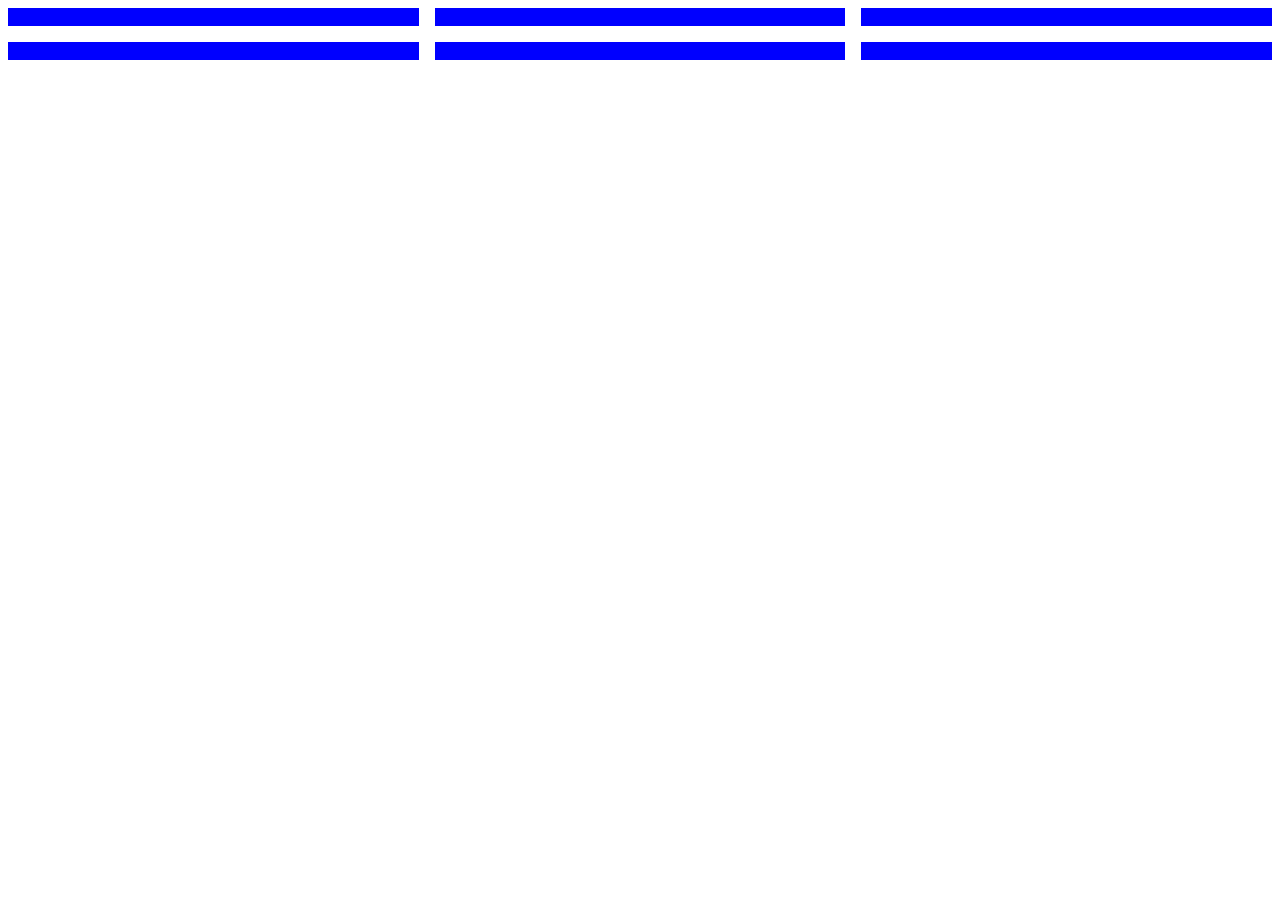
<file: images/test1.html>
<html lang="en">

<head>
    <meta charset="UTF-8">
    <meta name="viewport" content="width=device-width, initial-scale=1.0">
    <title>Document</title>
    <style>
        .parent-container {
            margin: 0;
            padding: 0;
        }
        
        .box-container {
            display: grid;
            grid-template-columns: repeat(auto-fit, minmax(341px, 1fr));
            grid-gap: 1rem;
        }
        
        .box {
            background-color: blue;
        }
    </style>
</head>

<body>
    <div class="parent-container">
        <section class="box-container">
            <div class="box">&nbsp;</div>
            <div class="box">&nbsp;</div>
            <div class="box">&nbsp;</div>
            <div class="box">&nbsp;</div>
            <div class="box">&nbsp;</div>
            <div class="box">&nbsp;</div>
        </section>
    </div>
</body>

</html>
</file>
<file: header.css>
header {
    --fullHeaderHeight: 81px;
    --slimHeaderHeight: 51px;
}

header {
    width: 100%;
}

.header {
    margin: 0 auto;
    max-width: 1219px;
    padding: 0 22px;
}

header a:hover {
    text-decoration: none;
}

.no-header-margin {
    max-width: 1440px;
}

@media only screen and (max-width: 1280px) {
    .header {
        width: auto;
    }
}

.header-backblur {
    backdrop-filter: saturate(180%) blur(20px);
    -webkit-backdrop-filter: saturate(180%) blur(20px);
}

.full-header {
    position: fixed;
    top: 0;
    z-index: 100;
    overflow: hidden;
}

.full-header .header,
.full-header {
    height: var(--fullHeaderHeight);
}

.header-container {
    overflow: hidden;
    z-index: 100;
}

.top-stick {
    position: sticky;
    top: 0;
}

.thin-header .header,
.thin-header {
    height: var(--slimHeaderHeight);
}

.header {
    display: flex;
    justify-content: space-between;
    align-items: center;
}

.logo {
    font-family: 'Comfortaa', cursive;
    font-size: 35px;
    color: white;
    line-height: 1;
    /* -webkit-text-stroke-width: 1px;
    -webkit-text-stroke-color: #e5e5e5; */
}

.sub-line-text {
    font-family: 'Great Vibes', cursive;
    font-size: 20px;
    color: white;
    line-height: 1;
    margin: 0 5px;
}

.plain-line {
    border-top: 1px solid white;
    width: 34px;
}

.sub-line {
    display: flex;
    justify-content: center;
    align-items: center;
}

.menu {
    display: flex;
    color: white;
    font-size: 15px;
    text-transform: uppercase;
    font-weight: 600;
}

.menu>* {
    padding-left: 14px;
    padding-right: 14px;
}

.menu a {
    color: white;
    position: relative;
}

.menu a:hover {
    color: white;
}

.menu a:before {
    content: "";
    position: absolute;
    width: 100%;
    height: 2px;
    bottom: -0.5rem;
    left: 0;
    background-color: #01b4c0;
    visibility: hidden;
    -webkit-transform: scaleX(0);
    transform: scaleX(0);
    -webkit-transition: all 0.3s ease-in-out 0s;
    transition: all 0.3s ease-in-out 0s;
}

.menu a:hover:before {
    visibility: visible;
    -webkit-transform: scaleX(1);
    transform: scaleX(1);
}

.btn-menu {
    display: none;
    background: none;
    border: none;
}

.btn-menu i {
    color: white;
    font-size: 28px;
}

@media only screen and (max-width: 767px) {
    .menu {
        display: none;
    }
    .btn-menu {
        display: unset;
    }
    .logo {
        font-size: 29px;
    }
    .verticle-menu {
        display: flex;
        flex-direction: column;
        margin-top: 20px;
        margin-left: 16px;
    }
    .verticle-menu>* {
        margin-bottom: 24px;
    }
}

.f-s-menu {
    color: white;
}

.expand-f-s-menu {
    transition: height .25s ease-in-out;
    height: 100vh !important;
    position: fixed;
    width: 100%;
    z-index: 1000;
}

.thin-header {
    transition: height .25s ease-in-out;
}

.thin-header,
.expand-f-s-menu {
    background-color: rgba(0, 0, 0, 0.8) !important;
    backdrop-filter: saturate(180%) blur(20px);
    -webkit-backdrop-filter: saturate(180%) blur(20px);
}
</file>
<file: footer.css>
/* footer */

footer {
    background-color: white;
    color: #515154;
    font-size: 14px;
}

footer a {
    color: unset;
}

.footer-wrapper {
    background-color: #f5f5f7;
}

.footer-container {
    display: flex;
    flex-direction: column;
    justify-content: center;
    min-height: 70px;
    margin: 0 auto;
    width: 690px;
    padding: 0 22px;
}

.footer-links {
    display: flex;
    justify-content: space-between;
    align-items: center;
}

.social-links {
    display: flex;
    width: 100px;
}

.social-links-wrapper {
    display: flex;
    justify-content: center;
    align-items: center;
    position: absolute;
    right: 12px;
}

.social-links-wrapper .copy-rights {
    display: none;
}

@media only screen and (max-width: 1069px) {
    .social-links-wrapper {
        position: unset;
        padding-bottom: 12px;
    }
    .footer-container {
        min-height: 110px;
        justify-content: space-evenly;
    }
}

@media only screen and (max-width: 735px) {
    .footer-container {
        width: unset;
    }
}

.social-links svg {
    fill: #515154;
    height: 20px;
}

.social-links a:hover svg {
    fill: black;
}

.copy-rights {
    color: #868686;
}

@media only screen and (max-width: 520px) {
    .social-links-wrapper .copy-rights {
        display: block;
        margin-right: 12px;
    }
    .footer-links .copy-rights {
        display: none;
    }
}
</file>
<file: fullscreen_modal.css>
.modal-initial {
    opacity: 0;
    position: absolute;
    z-index: 999999;
    /* animation */
    -webkit-transition: all 0.25s ease;
    -moz-transition: all 0.25s ease;
    -o-transition: all 0.25s ease;
    transition: all 0.4s ease;
    overflow: hidden;
    backdrop-filter: saturate(180%) blur(20px);
    -webkit-backdrop-filter: saturate(180%) blur(20px);
    background-color: #ffffffbd;
}

.modal-container {
    opacity: 1;
    padding: 48px 0 0 12px;
    top: 0 !important;
    left: 0 !important;
    height: 100vh !important;
    width: 100vw !important;
    position: fixed;
    overflow: scroll;
}

.f-s-m-close {
    color: black;
    position: absolute;
    top: 8px;
    right: 16px;
}

.body-fixed {
    overflow: hidden;
}

.model-content {
    display: none;
}

.screen-height {
    height: 100vh;
    overflow: hidden;
}
</file>
<file: common.css>
/* reference colors
#c4069a 
rgba(73, 12, 176, 1)
rgba(155, 52, 239, 1)
#c600ff
#9e86ff
*/


/* standard styles */

button {
    border: none;
    background-color: transparent;
    cursor: pointer;
    padding: 0;
}

.margin-top-low {
    margin-top: 12px;
}

.padding-top-low {
    padding-top: 12px;
}

.padding-bottom-low {
    padding-bottom: 12px;
}

h4,
h5 {
    margin: 0;
}

h4 {
    font-size: 40px;
}

h5 {
    font-size: 21px;
    font-weight: 500;
}

a {
    color: #01b4c0;
}

body {
    margin: 0;
    padding: 0;
    font-family: 'Open Sans', sans-serif;
}

main {
    min-height: 1000px;
}

ul {
    list-style: none;
    margin: 0;
    padding: 0;
}

a {
    text-decoration: none;
}

.none {
    display: none;
}

.absolute {
    position: absolute;
    height: 100%;
    width: 100%;
}

.back-white {
    background: white;
}

.text-level2 {
    font-size: 30px;
}

.margin-bottom-medium {
    margin-bottom: 18px;
}


/* collapsible */

.collapsible {
    cursor: pointer;
}


/* flipper */


/* entire container, keeps perspective */

.flip-container {
    perspective: 1000px;
    -webkit-perspective: 1000px;
}

.flip-container,
.front,
.back {
    width: 24px;
    height: 24px;
}


/* flip speed goes here */

.flipper {
    transition: 0.6s;
    transform-style: preserve-3d;
    position: relative;
}


/* hide back of pane during swap */

.front,
.back {
    backface-visibility: hidden;
    -webkit-backface-visibility: hidden;
    position: absolute;
    top: 0;
    left: 0;
}


/* front pane, placed above back */

.front {
    z-index: 2;
    /* for firefox 31 */
    transform: rotateY(0deg);
}


/* back, initially hidden pane */

.back {
    transform: rotateY(180deg);
}

.vertical.flip-container {
    position: relative;
}

.vertical .back {
    transform: rotateX(180deg);
}

.vertical.flip-container .flipper {
    transform-origin: 100% 12px;
    /* half of height */
}

.flip-it {
    transform: rotateX(-180deg);
}


/* collapsible */

.collapsible-content {
    max-height: 0px;
    overflow: hidden;
    transition: max-height .25s ease-in-out;
}

.expand {
    max-height: 100vh;
}

.fancy-hide {
    visibility: hidden;
    opacity: 0;
    transition: visibility 0s linear 0.33s, opacity 0.33s linear;
}

.fancy-show {
    visibility: visible;
    opacity: 1;
    transition-delay: 0s;
}


/* flex-styles */

.flex-row {
    display: flex;
    flex-direction: row;
}

.flex-column {
    display: flex;
    flex-direction: column;
}

.align-wide-apart {
    justify-content: space-between;
}

.one-by-two {
    display: flex;
}

.one-by-two>* {
    flex: 1;
}

.align-center {
    align-items: center;
}


/* textbox */

.txtbox {
    width: 100%;
}

input[type="text"] {
    width: 100%;
    font-size: 16px;
    padding: 10px 16px 10px 16px;
    border: 1px solid lightgrey;
    border-radius: 4px;
    font-family: 'Open Sans', sans-serif;
}

textarea {
    min-height: 116px;
    width: 100%;
    font-size: 16px;
    padding: 10px 16px 10px 16px;
    border: 1px solid lightgrey;
    border-radius: 4px;
    font-family: 'Open Sans', sans-serif;
    resize: none;
}


/* checkbox */

.checkbox {
    --background: #fff;
    --border: #D1D6EE;
    --border-hover: #BBC1E1;
    --border-active: #1E2235;
    --tick: #fff;
    position: relative;
}

.checkbox input,
.checkbox svg {
    width: 21px;
    height: 21px;
    display: block;
}

.checkbox input {
    -webkit-appearance: none;
    -moz-appearance: none;
    position: relative;
    outline: none;
    background: var(--background);
    border: none;
    margin: 0;
    padding: 0;
    cursor: pointer;
    border-radius: 4px;
    transition: box-shadow 0.3s;
    box-shadow: inset 0 0 0 var(--s, 1px) var(--b, var(--border));
}

.checkbox input:hover {
    --s: 2px;
    --b: var(--border-hover);
}

.checkbox input:checked {
    --b: var(--border-active);
}

.checkbox svg {
    pointer-events: none;
    fill: none;
    stroke-width: 2px;
    stroke-linecap: round;
    stroke-linejoin: round;
    stroke: var(--stroke, var(--border-active));
    position: absolute;
    top: 0;
    left: 0;
    width: 21px;
    height: 21px;
    transform: scale(var(--scale, 1)) translateZ(0);
}

.checkbox.path input:checked {
    --s: 2px;
    transition-delay: 0.4s;
}

.checkbox.path input:checked+svg {
    --a: 16.1 86.12;
    --o: 102.22;
}

.checkbox.path svg {
    stroke-dasharray: var(--a, 86.12);
    stroke-dashoffset: var(--o, 86.12);
    transition: stroke-dasharray 0.6s, stroke-dashoffset 0.6s;
}


/* borders */

.border-bottom {
    border-bottom: solid 1px #e7e7e7;
}


/* text */

.bold {
    font-weight: bold;
}
</file>
<file: search.css>
input[type="text"]:focus {
    outline: none;
    box-shadow: 0 0 0 4px rgba(21, 156, 228, 0.4);
}

a:focus {
    outline: none;
    box-shadow: 0 0 0 3px rgba(21, 156, 228, 0.4);
}

button:focus {
    outline: none;
    box-shadow: 0 0 0 5px rgba(21, 156, 228, 0.4);
}


/* search options bar */

.search-options-bar {
    display: flex;
    justify-content: space-between;
    align-items: center;
    padding: 0 48px;
    min-height: 60px;
    margin-bottom: 22px;
    margin-top: 22px;
    background-color: #ffffffbd;
}

.blur-back {
    backdrop-filter: saturate(180%) blur(20px);
    -webkit-backdrop-filter: saturate(180%) blur(20px);
}

@media only screen and (max-width: 1023px) {
    .search-options-bar {
        padding-left: 24px;
        padding-right: 24px;
    }
}

.sticky-top {
    position: sticky;
    top: 0;
    z-index: 100;
}

.so-bar-top-offset {
    height: 1px;
}

.search-description {
    font-size: 24px;
    transform: scale(1);
    transform-origin: left center;
    transition: transform 200ms ease 0s;
}

.search-description-small {
    transform: scale(0.75);
}

.search-options button span {
    font-size: 16px;
    padding-right: 8px;
}

.btn-sort {
    padding-right: 1px;
}

.btn-sort i {
    font-size: 28px;
}

.search-options {
    display: flex;
}

.search-option-btn {
    display: flex;
    align-items: center;
    margin-left: 25px;
}

.full-screen-so {
    display: flex;
}

.small-screen-so {
    display: none;
}

@media only screen and (max-width: 1023px) {
    .full-screen-so {
        display: none;
    }
    .small-screen-so {
        display: block;
    }
}

.s-o-bar-offset {
    height: 36px;
}


/* search results */

.search-results {
    display: flex;
}


/* filters */

.filters {
    overflow: hidden;
    width: 240px;
    transition: width linear 0.1s;
    display: flex;
}

.minimize-filter {
    width: 0px;
}

.filter-padding {
    padding-left: 48px;
}

.filters-wrapper {
    min-width: 192px;
    font-size: 16px;
}

.fl-group,
.fl-items {
    display: flex;
    flex-direction: column;
}

.fl-group {
    border-top: 1px solid rgb(229, 229, 229);
}

.fl-group:last-child {
    border-bottom: 1px solid rgb(229, 229, 229);
}

.fl-items-wrapper {
    margin-bottom: 20px;
}

.fl-title {
    display: flex;
    justify-content: space-between;
    align-items: center;
    width: 98%;
    padding: 12px 0;
}

.fl-items button,
.fl-title {
    text-align: left;
    font-family: 'Open Sans', sans-serif;
    font-size: 16px;
}

.fl-items button {
    display: flex;
    justify-content: flex-start;
    align-items: center;
    margin: 5px 4px 0 4px;
}

.fl-item i {
    margin-right: 5px;
    font-size: 16px;
}

.fl-item {
    position: relative;
}

.fl-item-lnk-cover {
    position: absolute;
    z-index: 1;
    width: 100%;
    height: 100%;
}

.unchecked .fl-item-checkmark {
    display: none;
}

@media only screen and (max-width: 1023px) {
    .filters {
        display: none;
    }
}


/* results */

.results {
    flex: 1;
    display: flex;
    flex-direction: column;
    padding-left: 48px;
    padding-right: 56px;
}

@media only screen and (max-width: 1023px) {
    .results {
        padding: 0;
    }
}

.results-wrapper {
    display: grid;
    grid-template-columns: repeat(var(--columns), 1fr);
    /* grid-auto-rows: minmax(var(--card-row-height), 1fr); */
    grid-gap: var(--gap-width);
}

.search-results {
    --columns: 3;
    --gap-width: 16px;
}

@media only screen and (max-width: 1023px) {
    .search-results {
        --columns: 2;
        --gap-width: 6px;
    }
}

.result-card {
    cursor: pointer;
    color: black;
    overflow: hidden;
}

.card-image {
    position: absolute;
    top: 0;
    object-fit: cover;
    width: 100%;
    height: 100%;
    transition: 0.8s ease-in-out;
}

.card-img-container {
    position: relative;
    overflow: hidden;
    background-color: rgb(245, 245, 245);
    width: 100%;
    padding-top: 100%;
}

.result-card:hover .card-image,
.result-card:focus .card-image {
    transform: scale(1.1);
}

.card-details {
    display: flex;
    flex-direction: column;
    margin-bottom: 21px;
    padding-top: 12px;
}

@media only screen and (max-width: 1023px) {
    .card-details {
        padding-left: 12px;
        padding-right: 12px;
    }
}

.c-main-details {
    display: flex;
    justify-content: space-between;
}

.c-title {
    font-size: 17px;
}

.c-location,
.c-reviews {
    color: rgb(141, 141, 141);
}

.c-ratings {
    display: flex;
}

.c-ratings>* {
    font-size: 17px;
    color: #d9d03a;
}
</file>
<file: searchbar.css>
/* search bar */

.search-bar {
    display: flex;
    justify-content: flex-end;
    align-items: center;
    min-height: 70px;
    border-bottom: 1px solid #dedede;
    padding: 0 20px;
}

.search-box {
    position: relative;
    display: flex;
    align-items: center;
}

.search-box input[type=text] {
    width: 300px;
    height: 40px;
    padding-left: 14px;
    padding-right: 33px;
    font-size: 16px;
    border: 1px solid #adadad;
    border-radius: 30px;
}

.search-btn {
    position: absolute;
    right: 10px;
    border: none;
    background-color: transparent;
    cursor: pointer;
    padding: 0;
}

.search-btn:hover {
    color: #01b4c0;
}
</file>
<file: styles.css>
:root {
    --pageTopPadding: 18px;
    --pageMaxWidth: calc(0.822*100vw);
    --animate-height: 60vh;
    --firstImageWidth: calc(0.67*var(--animate-height));
    --secondImageWidth: calc(0.775*var(--animate-height));
    --firstImageMaxMargin: calc(var(--pageMaxWidth)/2 - var(--firstImageWidth));
    --secondImageMaxMargin: calc(var(--pageMaxWidth)/2 - var(--secondImageWidth));
    --animationTime: 150s;
    --homeHeaderHeight: 81px;
    --slimHeaderHeight: 81px;
    --articleHomeHeight: calc(100vh - var(--homeHeaderHeight));
    --otherarticleHeight: calc(100vh - var(--slimHeaderHeight) - var(--pageTopPadding));
}

.header-back {
    position: absolute;
    height: var(--homeHeaderHeight);
    width: 100%;
    background: linear-gradient(180deg, rgba(0, 0, 0, .6) 0, rgba(0, 0, 0, .4) 50%, rgba(0, 0, 0, 0));
}

.background {
    background-image: url(images/background.png);
    height: 100vh;
    width: 100%;
    background-size: 100% auto;
    background-position: center;
}

.image-cover {
    position: absolute;
    z-index: 1;
    width: 100%;
    height: 100%;
    background: rgba(0, 0, 0, 0.2);
}

.home-banner {
    display: flex;
    flex-direction: column;
    min-height: 624px;
    position: relative;
    overflow: hidden;
    background-color: black;
}

@media only screen and (max-width: 1068px) and (min-width: 734px) {
    .home-banner {
        min-height: 613px;
    }
}

@media only screen and (max-width: 734px) and (min-width: 0) {
    .home-banner {
        min-height: 548px;
    }
}

.banner-img {
    width: 100%;
    height: 100%;
    object-fit: cover;
    position: absolute;
    opacity: 0;
    transition: opacity 1s ease-in-out;
}

.banner-background {
    background-color: black;
}

.background-container {
    display: flex;
    flex-direction: column;
    justify-content: flex-end;
    z-index: -1;
}

.animate-container {
    display: flex;
    justify-content: space-between;
}

.home-search-form {
    flex: 1 1 0;
    display: flex;
    justify-content: center;
    align-items: center;
    z-index: 3;
    padding-top: 81px;
}

.search-btn {
    flex-shrink: 0;
    z-index: 1;
    border: none;
    background: white;
    height: var(--button-dimension);
    width: var(--button-dimension);
    border-radius: 50px;
    cursor: pointer;
    display: flex;
    justify-content: center;
    align-items: center;
    margin-right: var(--button-margin);
    margin-left: var(--button-margin);
}

.search-btn i {
    color: #2f2f2fe6;
    font-weight: bold;
    font-size: 26px;
}

.search-btn:hover {
    background: #01b4c0;
}

.search-btn:hover i {
    color: white;
}

.page-article {
    min-height: var(--otherarticleHeight);
    margin-top: calc(var(--homeHeaderHeight) + var(--pageTopPadding));
}

.home-article {
    min-height: var(--articleHomeHeight);
    color: white;
}

.home-article-heading {
    color: #fff;
}

.location-article {
    width: 100%;
    display: flex;
    flex-direction: column;
    align-items: center;
}

.search-wrapper {
    display: flex;
    justify-content: center;
    align-items: center;
    border-radius: 5px;
}

.search-box-container {
    display: flex;
    align-items: center;
    justify-content: flex-end;
    width: var(--container-width);
    overflow: hidden;
    z-index: 1;
}

.search-box {
    position: relative;
    height: var(--container-height);
    background: #1e1e1eed;
    border-radius: 50px;
    display: flex;
    align-items: center;
    justify-content: space-between;
}

.search-caption {
    position: absolute;
    left: 0;
    opacity: 1;
    transition: opacity .25s ease-in-out;
    font-size: var(--title-size);
    color: white;
    /* font-weight: bold; */
    font-family: 'Great Vibes', cursive;
}

.search-box input[type="text"] {
    width: calc(var(--container-width) - calc(var(--title-button-gap) + var(--button-width)));
    color: #efefef;
    font-size: var(--searchbox-font-size);
    margin-left: var(--search-text-margin);
    background: transparent;
    border: none;
    flex-grow: 1;
}

.search-txt-box {
    animation-duration: 0.5s;
    animation-fill-mode: both;
    overflow: hidden;
}

.search-box {
    animation-duration: 0.5s;
    animation-fill-mode: both;
    width: var(--button-width);
}

.search-wrapper:hover .search-caption {
    opacity: 0;
}

.search-wrapper:hover .search-txt-box {
    animation-name: bounceInRight;
}

.search-wrapper:hover .search-box {
    animation-name: bounceInRightContainer;
}

@keyframes bounceInRightContainer {
    0% {
        width: var(--button-width);
    }
    50% {
        width: calc(var(--container-width)*1.06);
    }
    70% {
        width: calc(var(--container-width)*0.98);
    }
    100% {
        width: var(--container-width);
    }
}

@keyframes bounceInRight {
    0% {
        opacity: 0;
        transform: translateX(calc(var(--container-width) - calc(var(--title-button-gap) + var(--button-width))));
    }
    60% {
        opacity: 1;
        transform: translateX(calc(var(--container-width)*-0.06));
    }
    80% {
        transform: translateX(calc(var(--container-width)*0.02));
    }
    100% {
        transform: translateX(0);
    }
}

.search-wrapper {
    --container-width: 545px;
    --button-dimension: 50px;
    --button-margin: 8px;
    --title-button-gap: 26px;
    /* --container-height: 65px; */
    --container-height: calc(var(--button-dimension) + calc(2*var(--button-margin)));
    --button-width: calc(var(--button-dimension) + calc(2*var(--button-margin)));
    --search-text-margin: 26px;
    --title-size: 46px;
    --searchbox-font-size: 28px;
}

@media only screen and (max-width: 1068px) and (min-width: 735px) {
    .search-wrapper {
        --container-width: 527px;
        --button-dimension: 48px;
        --button-margin: 8px;
        --title-button-gap: 26px;
        --search-text-margin: 26px;
        --title-size: 44px;
        --searchbox-font-size: 26px;
    }
}

@media only screen and (max-width: 735px) and (min-width: 605px) {
    .search-wrapper {
        --container-width: 512px;
        --button-dimension: 45px;
        --button-margin: 8px;
        --title-button-gap: 26px;
        --search-text-margin: 26px;
        --title-size: 43px;
        --searchbox-font-size: 24px;
    }
}

@media only screen and (max-width: 605px) and (min-width: 540px) {
    .search-wrapper {
        --container-width: 480px;
        --button-dimension: 46px;
        --button-margin: 7px;
        --title-button-gap: 26px;
        --search-text-margin: 26px;
        --title-size: 40px;
        --searchbox-font-size: 23px;
    }
}

@media only screen and (max-width: 540px) and (min-width: 512px) {
    .search-wrapper {
        --container-width: 480px;
        --button-dimension: 46px;
        --button-margin: 7px;
        --title-button-gap: 26px;
        --search-text-margin: 26px;
        --title-size: 40px;
        --searchbox-font-size: 23px;
    }
}

@media only screen and (max-width: 512px) {
    .search-wrapper {
        --container-width: 359px;
        --button-dimension: 43px;
        --button-margin: 6px;
        --title-button-gap: 23px;
        --search-text-margin: 20px;
        --title-size: 29px;
        --searchbox-font-size: 21px;
    }
}

.text-box {
    padding: 7px 15px;
    border: 1.2px solid #fff;
    border-radius: 20px;
    position: relative;
    background: #672b2b05;
}

.textbox-effect {
    border-radius: 20px;
    border: 0;
    padding: 4px 0;
    border: 1px solid #ccc;
    background-color: #31232300;
    z-index: 1;
}

.textbox-effect~.focus-border {
    position: absolute;
    bottom: 0;
    left: 50%;
    width: 0;
    height: 2px;
    background-color: #fff;
    transition: 0.4s;
}

.textbox-effect:focus~.focus-border,
.has-content.textbox-effect~.focus-border {
    width: 100%;
    transition: 0.4s;
    left: 0;
}

.textbox-effect:focus {
    outline: none;
}

.textbox-effect~label {
    position: absolute;
    left: 0;
    width: 100%;
    top: 9px;
    color: #fff;
    transition: 0.3s;
    z-index: -1;
    letter-spacing: 0.5px;
}

.textbox-effect:focus~label,
.has-content.textbox-effect~label {
    top: -16px;
    font-size: 12px;
    color: #fff;
    transition: 0.3s;
}

.button-container {
    margin-top: 20px;
}

.btn-home-continue {
    width: 123px;
    height: 37px;
    font-size: 16px;
    background: #b8a06e;
    color: white;
    border: none;
    border-radius: 20px;
    cursor: pointer;
}

.dynamic-load {
    opacity: 0;
    /* make things invisible upon start */
    -webkit-animation: load ease-out 1;
    /* call our keyframe named fadeIn, use animattion ease-in and repeat it only 1 time */
    -moz-animation: load ease-out 1;
    animation: load ease-out 1;
    -webkit-animation-fill-mode: forwards;
    /* this makes sure that after animation is done we remain at the last keyframe value (opacity: 1)*/
    -moz-animation-fill-mode: forwards;
    animation-fill-mode: forwards;
    -webkit-animation-duration: 1s;
    -moz-animation-duration: 1s;
    animation-duration: 1s;
    position: relative;
    background: linear-gradient(180deg, transparent, rgba(0, 0, 0, .6) 45%, transparent);
    border-bottom-right-radius: 35px;
    border-top-right-radius: 35px;
}

@keyframes leftToRight {
    0% {
        margin-left: 0;
    }
    100% {
        margin-left: var(--firstImageMaxMargin);
    }
}

@keyframes rightToLeft {
    0% {
        margin-right: 0;
    }
    100% {
        margin-right: var(--secondImageMaxMargin);
    }
}

@-webkit-keyframes load {
    from {
        /* padding-top: 50px; */
        opacity: 0;
    }
    to {
        /* padding-top: 0px; */
        opacity: 1;
    }
}

@-moz-keyframes load {
    from {
        /* padding-top: 50px; */
        opacity: 0;
    }
    to {
        /* padding-top: 0px; */
        opacity: 1;
    }
}

@keyframes load {
    from {
        /* padding-top: 50px; */
        opacity: 0;
    }
    to {
        /* padding-top: 0px; */
        opacity: 1;
    }
}


/* cards styles */

.cards {
    display: grid;
    grid-template-columns: repeat(var(--columns), 1fr);
    grid-auto-rows: minmax(var(--card-row-height), 1fr);
    grid-gap: var(--gap-width);
    margin-left: var(--cards-margin);
    margin-right: var(--cards-margin);
}

.cards a:hover {
    text-decoration: underline;
}

.card-container {
    background-color: #fafafa;
    position: relative;
    overflow: hidden;
}

.card-title-wrapper {
    display: flex;
    flex-direction: column;
    align-items: center;
    position: relative;
}

.card-main-link {
    position: absolute;
    width: 100%;
    height: 100%;
    z-index: 1;
}

.card-head {
    margin-top: 52px;
    font-size: 40px;
    line-height: 1.1;
    font-weight: 600;
}

.card-sub-head {
    margin-top: 11px;
    text-align: center;
    font-size: 21px;
    line-height: 1.2381;
    font-weight: 400;
    color: #545353;
}

@media only screen and (max-width: 1068px) {
    .card-sub-head {
        margin-top: 8px;
        text-align: center;
        font-size: 19px;
        line-height: 1.21053;
        font-weight: 400;
    }
}

.card-links {
    display: flex;
    font-size: 17px;
    margin-top: 12px;
    position: relative;
    z-index: 2;
}

.card-links i {
    margin-top: 1px;
    color: #01b4c0;
}

.card-image {
    top: 0;
    position: absolute;
    object-fit: cover;
    width: 100%;
    height: 100%;
    transition: 0.8s ease-in-out;
}

.card-container:hover .card-image,
.card-container:focus .card-image {
    transform: scale(1.1);
}


/* media queries */

@media screen and (max-width: 1440px) and (min-width: 1069px) {
    .cards {
        --card-row-height: 580px;
        --columns: 2;
        --gap-width: 12px;
        --cards-margin: 12px;
    }
}

@media screen and (max-width: 1441000px) and (min-width: 1441px) {
    .cards {
        --card-row-height: 580px;
        --columns: 2;
        --gap-width: 12px;
        --cards-margin: 12px;
    }
}

@media screen and (max-width: 734px) and (min-width: 0px) {
    .cards {
        --card-row-height: 500px;
        --columns: 1;
        --gap-width: 12px;
        --cards-margin: 0px;
    }
}

@media screen and (max-width: 767px) and (min-width: 735px) {
    .cards {
        --card-row-height: 490px;
        --columns: 2;
        --gap-width: 12px;
        --cards-margin: 12px;
    }
}

@media screen and (max-width: 1068px) and (min-width: 768px) {
    .cards {
        --card-row-height: 490px;
        --columns: 2;
        --gap-width: 12px;
        --cards-margin: 12px;
    }
}

@media only screen and (max-width: 1068px) {
    .card-head {
        margin-top: 42px;
        font-size: 32px;
        line-height: 1.125;
        font-weight: 600;
    }
}

@media only screen and (max-width: 734px) {
    .card-head {
        margin-top: 37px
    }
}

.text-light {
    color: #f2f0f0;
}

.text-light .card-sub-head {
    color: #f2f0f0;
}

.text-light .card-head {
    color: #f2f0f0;
}


/* .text-light a {
    color: #f2f0f0;
}

.text-light i {
    color: #f2f0f0;
} */


/* banner cards */

.banner-cards {
    display: grid;
    grid-template-columns: repeat(var(--columns), 1fr);
    grid-auto-rows: minmax(var(--card-row-height), 1fr);
    max-height: var(--banner-height);
    overflow: hidden;
}

.banner-card-container {
    background-color: black;
    position: relative;
    overflow: hidden;
}

.banner-card-container:hover .card-image,
.banner-card-container:focus .card-image {
    transform: scale(1.1);
}

.banner-card-title {
    display: flex;
    flex-direction: column;
    align-items: center;
    position: relative;
    text-align: center;
}

.lnk-banner-card-title {
    margin-top: 32px;
    position: relative;
    z-index: 2;
    font-size: var(--banner-card-title-size);
    color: #ffffffd9;
}

.lnk-banner-card-title:hover {
    text-decoration: underline;
}

@media screen and (max-width: 1441000px) and (min-width: 1301px) {
    .banner-cards {
        --card-row-height: 580px;
        --columns: 6;
        --banner-height: 580px;
        --banner-card-title-size: 30px;
    }
}

@media screen and (max-width: 1300px) and (min-width: 1069px) {
    .banner-cards {
        --card-row-height: 540px;
        --columns: 6;
        --banner-height: 540px;
        --banner-card-title-size: 28px;
    }
}

@media screen and (max-width: 1068px) and (min-width: 950px) {
    .banner-cards {
        --card-row-height: 490px;
        --columns: 5;
        --banner-height: 490px;
        --banner-card-title-size: 28px;
    }
}

@media screen and (max-width: 949px) and (min-width: 735px) {
    .banner-cards {
        --card-row-height: 490px;
        --columns: 4;
        --banner-height: 490px;
        --banner-card-title-size: 28px;
    }
}

@media screen and (max-width: 734px) and (min-width: 654px) {
    .banner-cards {
        --card-row-height: 500px;
        --columns: 3;
        --banner-height: auto;
        --banner-card-title-size: 30px;
    }
}

@media screen and (max-width: 653px) and (min-width: 569px) {
    .banner-cards {
        --card-row-height: 500px;
        --columns: 3;
        --banner-height: auto;
        --banner-card-title-size: 28px;
    }
}

@media screen and (max-width: 568px) and (min-width: 510px) {
    .banner-cards {
        --card-row-height: 460px;
        --columns: 3;
        --banner-height: auto;
        --banner-card-title-size: 26px;
    }
}

@media screen and (max-width: 509px) and (min-width: 0px) {
    .banner-cards {
        --card-row-height: 500px;
        --columns: 2;
        --banner-height: auto;
        --banner-card-title-size: 28px;
    }
}


/* stories line */

.story-line-back {
    position: absolute;
    min-height: 120px;
    z-index: 3;
    background: linear-gradient(to top, rgba(0, 0, 0, 0.45) 0, rgba(0, 0, 0, 0.25) 51%, transparent);
    bottom: 0;
    width: 100%;
}

.stories-line-container {
    position: absolute;
    bottom: 0;
    padding-bottom: 36px;
    width: 100%;
    z-index: 4;
}

.stories-line {
    width: 800px;
    display: flex;
    justify-content: space-between;
    margin: 0 auto;
}

@media only screen and (max-width: 832px) and (min-width: 734px) {
    .stories-line-container {
        padding-bottom: 30px;
    }
    .stories-line {
        width: unset;
    }
}

@media only screen and (max-width: 734px) {
    .stories-line-container {
        padding-bottom: 16px;
    }
    .stories-line {
        width: unset;
    }
}

.btn-story {
    height: 3px;
    width: 100%;
    background-color: #ffffff75;
    margin: 0 2px;
    border-radius: 12px;
    position: relative;
}

.btn-story:first-child {
    margin-left: 16px;
}

.btn-story:last-child {
    margin-right: 16px;
}

.story-done {
    background-color: #ffffffe0;
}

.story-active::before {
    content: "";
    position: absolute;
    height: 3px;
    background-color: #ffffffe0;
    border-radius: 12px;
    animation: story_load 10s infinite linear;
}

@keyframes story_load {
    0% {
        width: 0%;
    }
    100% {
        width: 100%;
    }
}

.active {
    opacity: 1;
}

.story-text {
    display: flex;
    justify-content: center;
    margin-bottom: 43px;
    color: white;
    font-size: 28px;
    font-family: 'Dancing Script', cursive;
    padding: 0 8px;
    text-align: center;
}

.story-text:hover {
    text-decoration: underline;
}

@media only screen and (max-width: 832px) and (min-width: 734px) {
    .story-text {
        margin-bottom: 34px;
    }
}

@media only screen and (max-width: 734px) {
    .story-text {
        margin-bottom: 26px;
    }
}

@media only screen and (max-width: 605px) {
    .story-text {
        font-size: 23px;
    }
}
</file>
